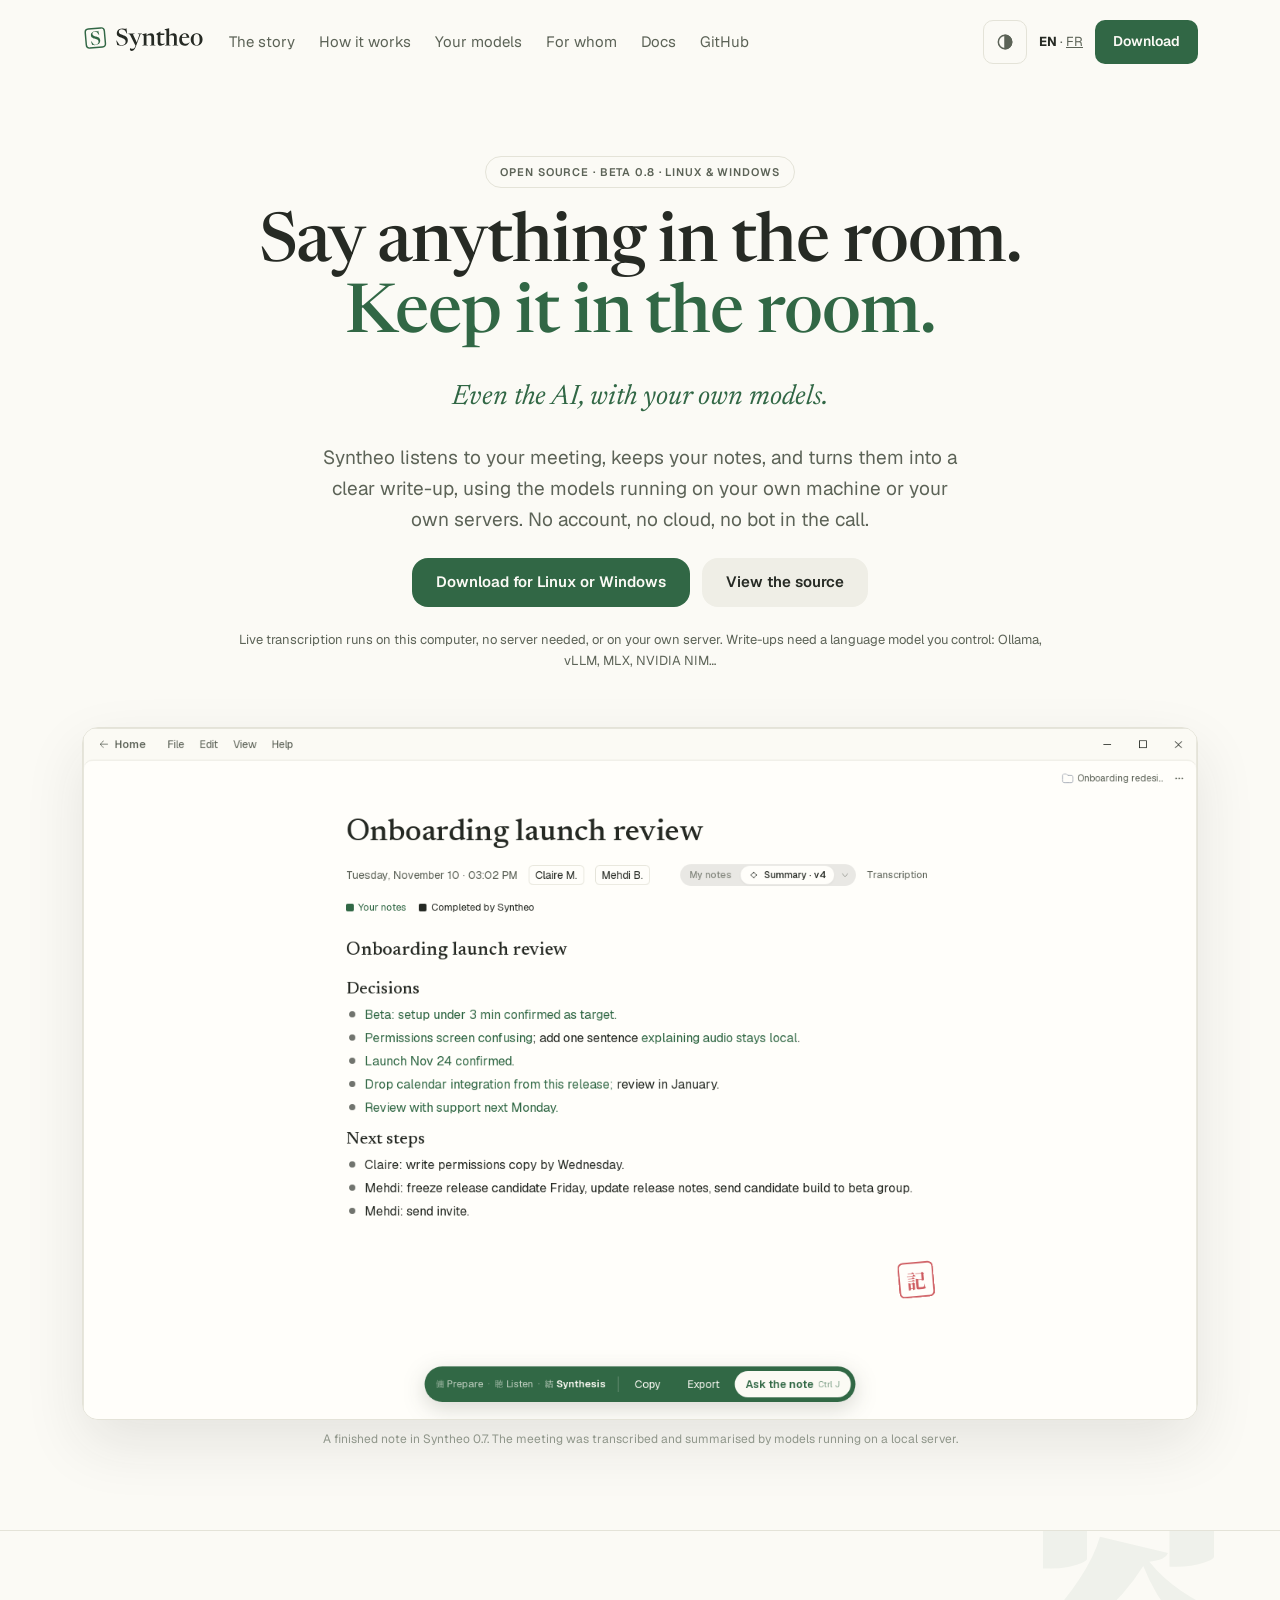
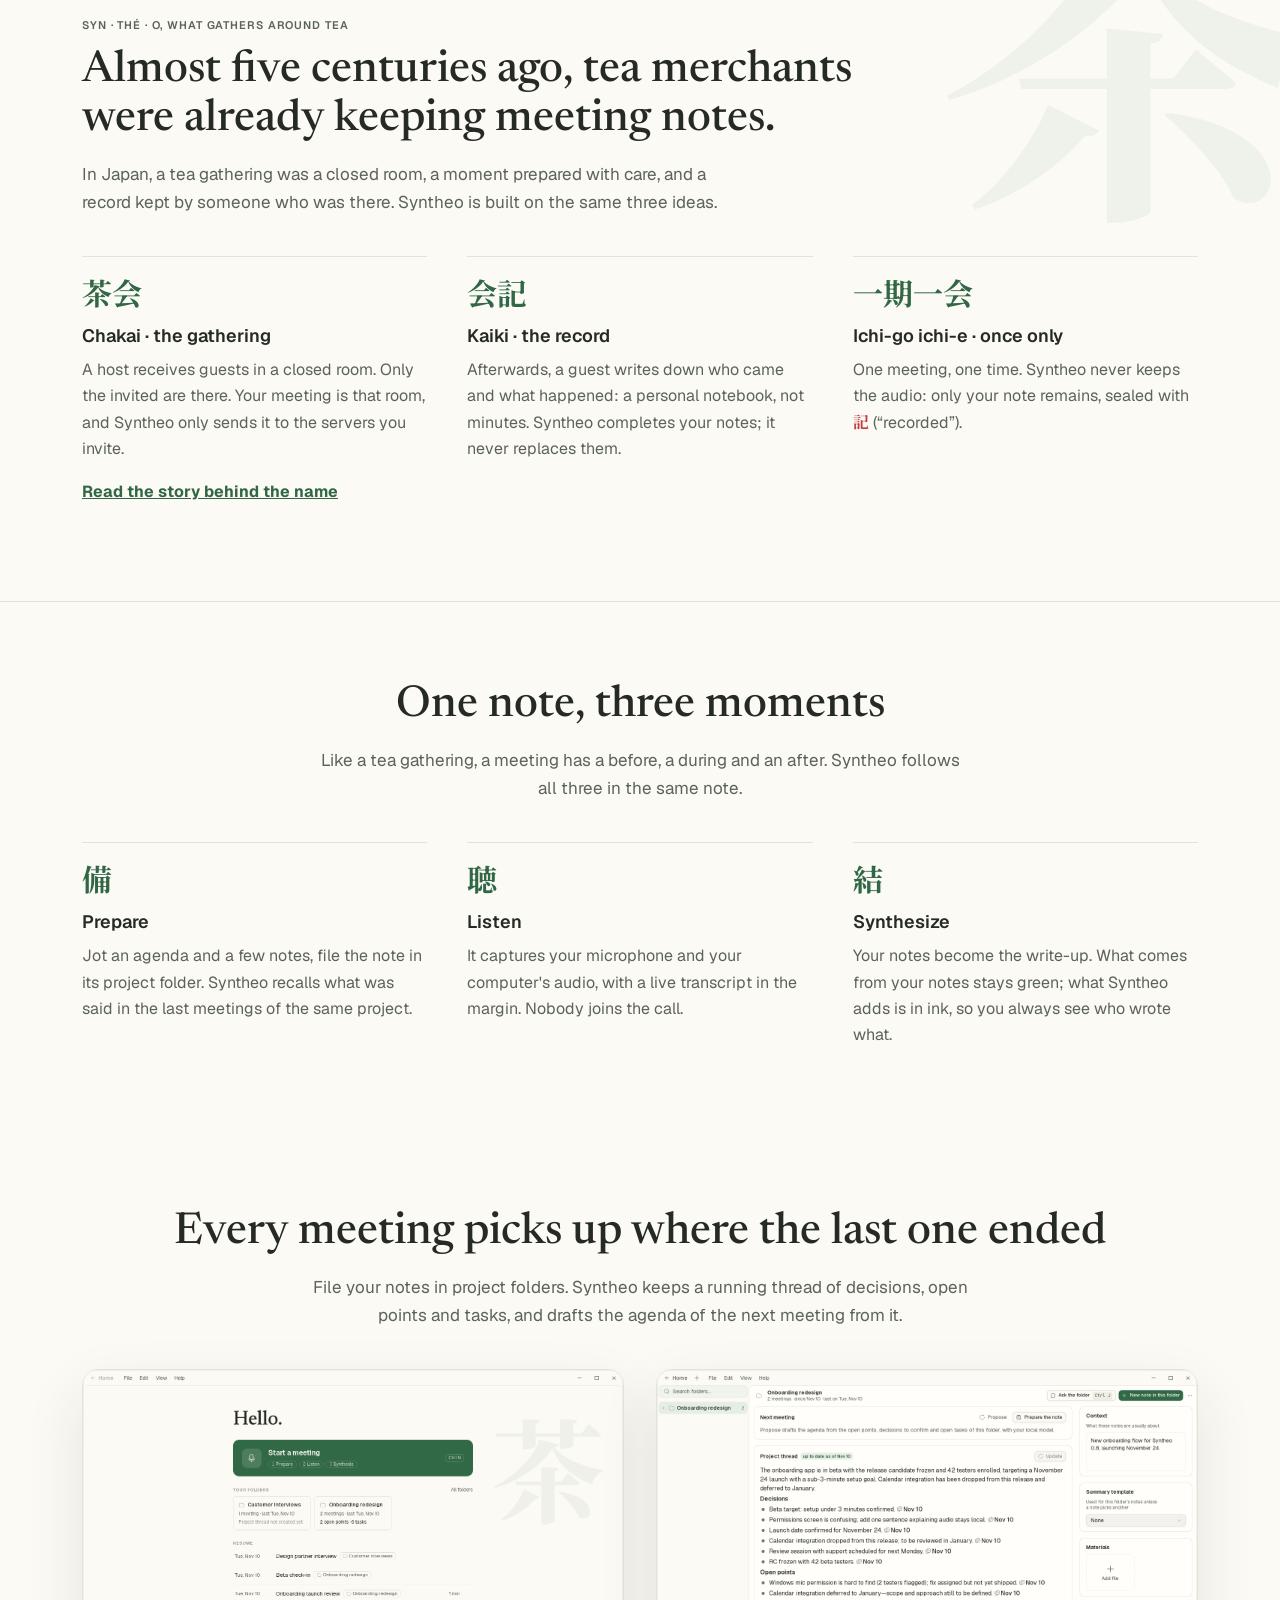
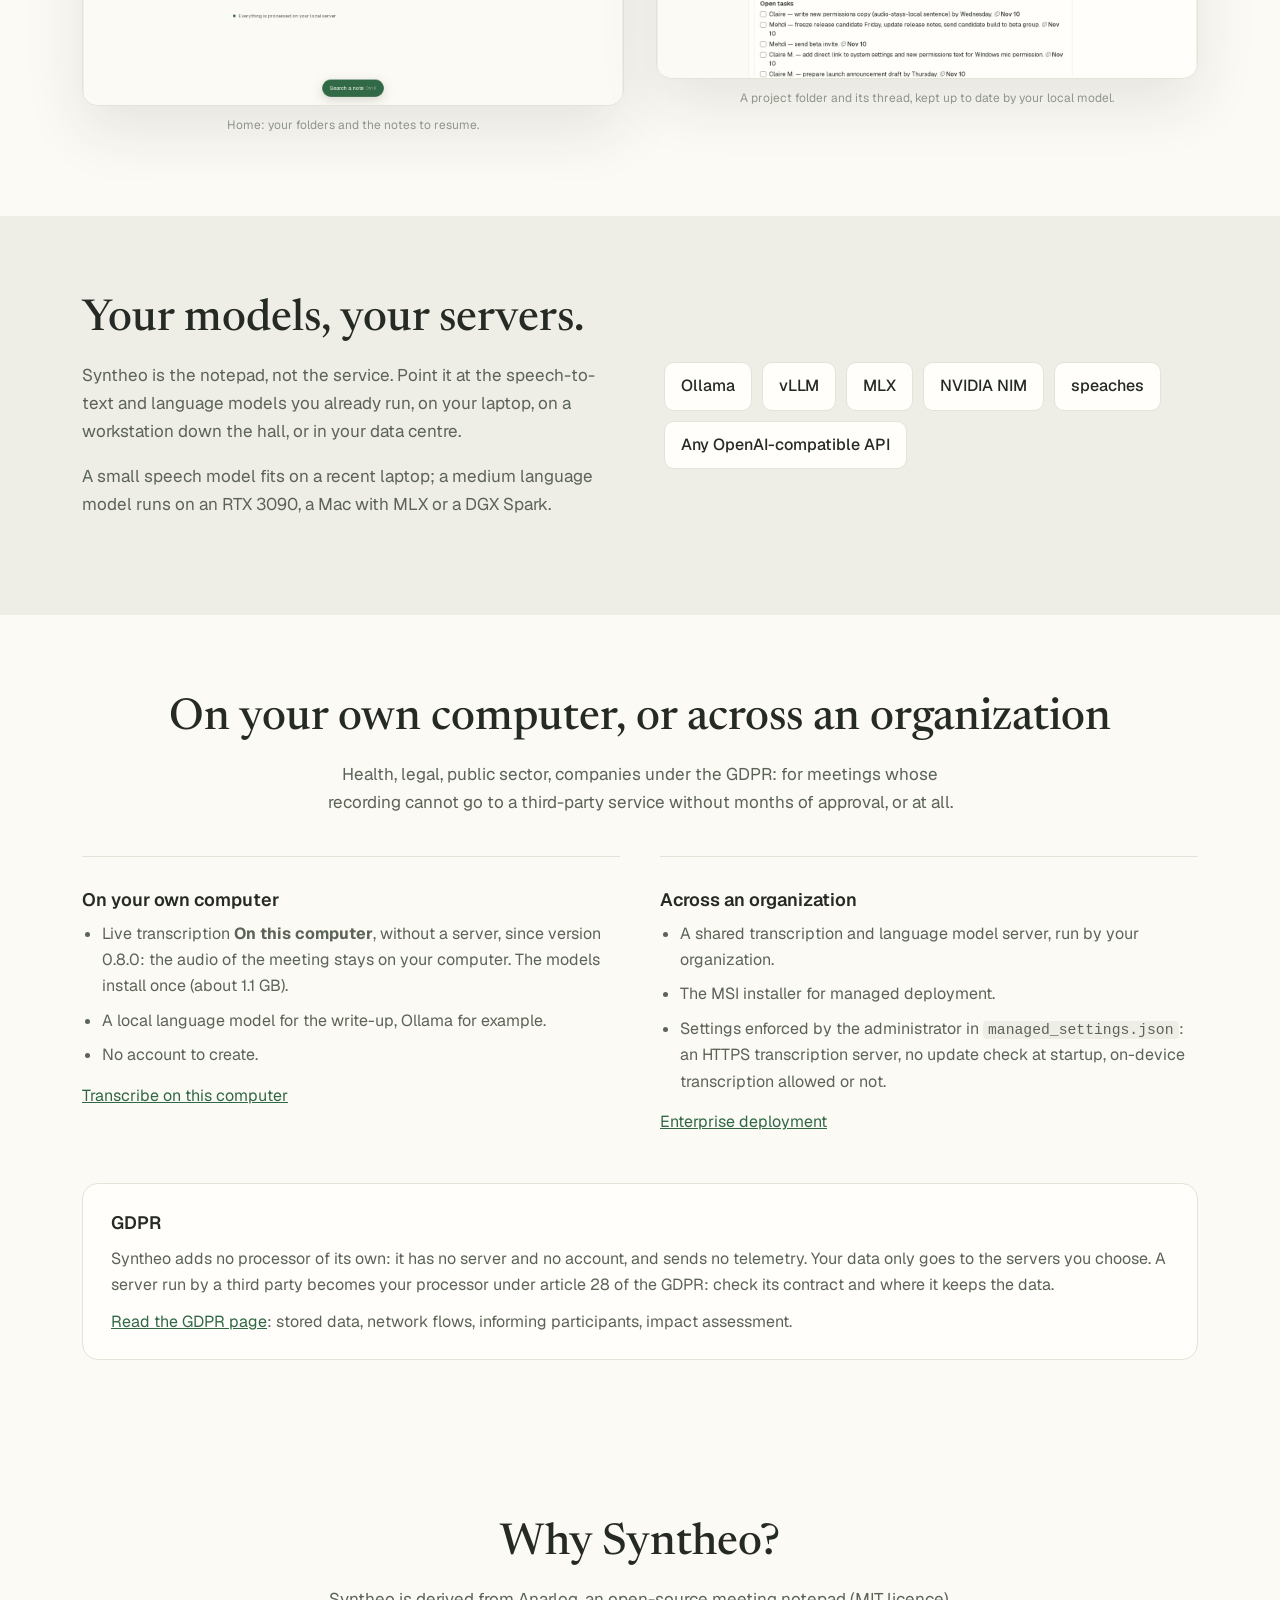
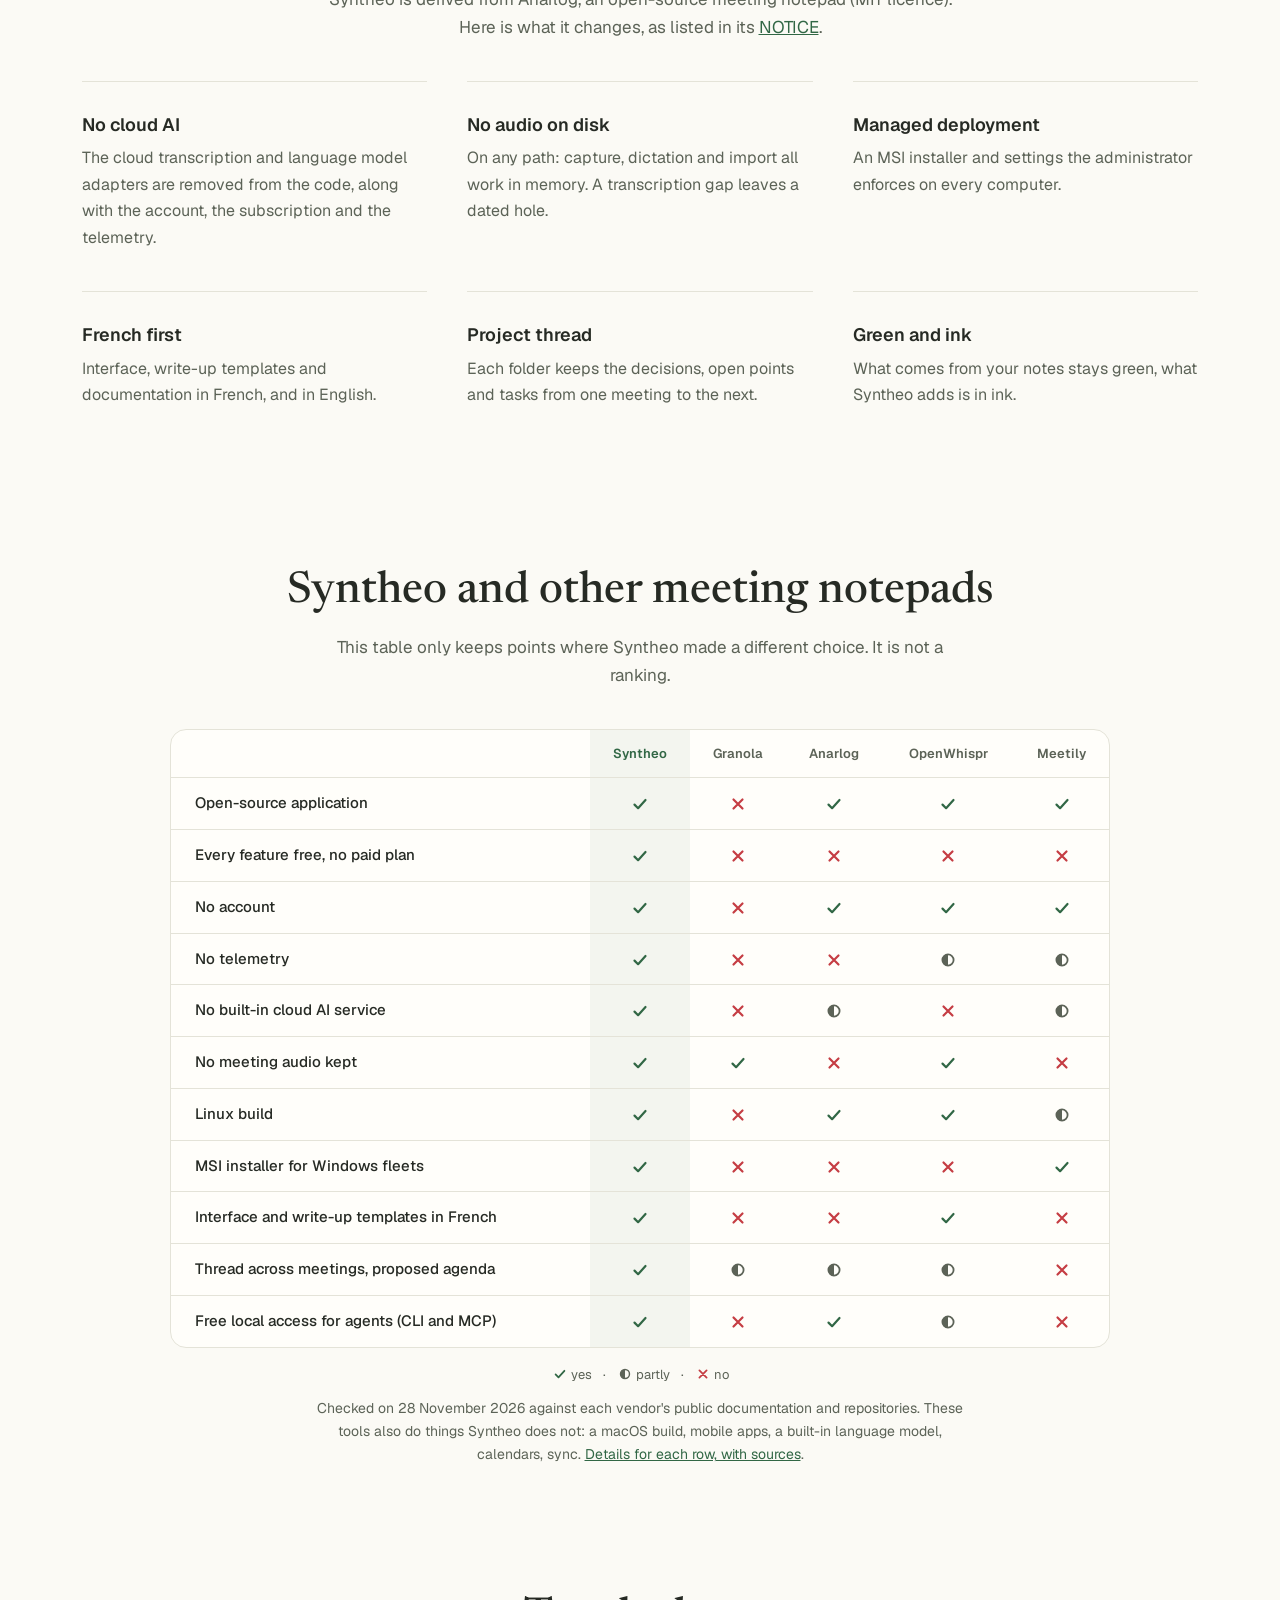
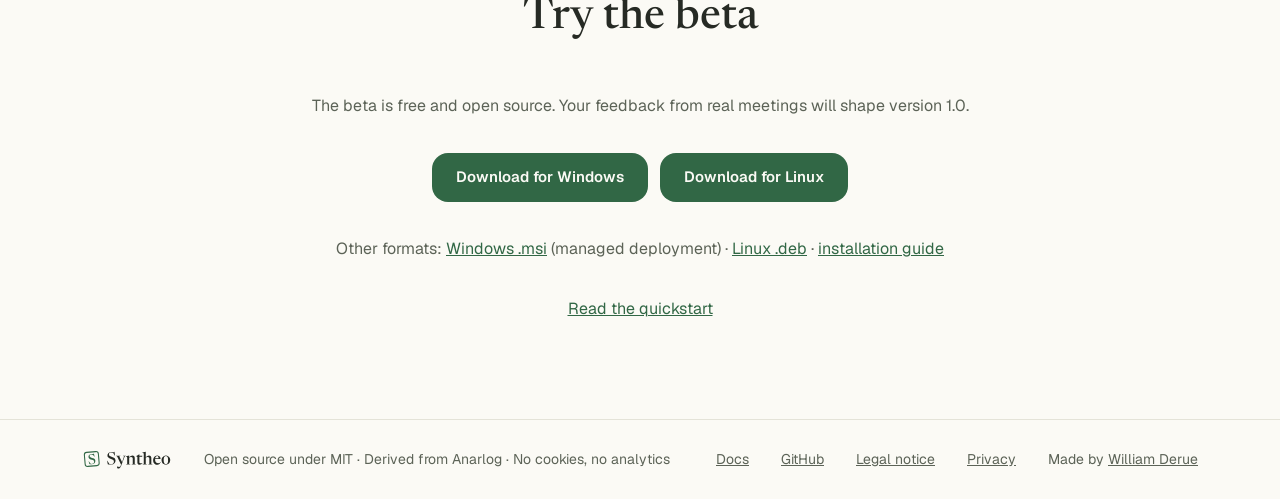
<file: index.html>
<!doctype html>
<html lang="en">
<head>
<meta charset="utf-8">
<meta name="viewport" content="width=device-width, initial-scale=1">
<title>Syntheo · Private AI meeting notes with your own models</title>
<meta name="description" content="Syntheo is an open-source meeting notepad that transcribes and writes up your meetings with the AI models you run yourself. No account, no cloud, no bot in the call. Linux and Windows.">
<link rel="canonical" href="https://syntheo.studio/">
<link rel="alternate" hreflang="en" href="https://syntheo.studio/">
<link rel="alternate" hreflang="fr" href="https://syntheo.studio/fr/">
<link rel="alternate" hreflang="x-default" href="https://syntheo.studio/">
<meta property="og:type" content="website">
<meta property="og:site_name" content="Syntheo">
<meta property="og:locale" content="en_US">
<meta property="og:locale:alternate" content="fr_FR">
<meta property="og:url" content="https://syntheo.studio/">
<meta property="og:title" content="Say anything in the room. Keep it in the room. Even the AI, with your own models.">
<meta property="og:description" content="Open-source meeting notes, transcribed and written up by the models you host. No account, no cloud, no bot in the call.">
<meta property="og:image" content="https://syntheo.studio/assets/img/og-en.png?v=2">
<meta property="og:image:width" content="1200">
<meta property="og:image:height" content="630">
<meta property="og:image:alt" content="Say anything in the room. Keep it in the room. Even the AI, with your own models.">
<meta name="twitter:card" content="summary_large_image">
<meta name="theme-color" content="#316745">
<link rel="icon" href="/assets/img/favicon.svg" type="image/svg+xml">
<link rel="stylesheet" href="/assets/fonts/fonts.css">
<link rel="stylesheet" href="/assets/css/site.css?v=5">
<script src="/assets/js/lang.js?v=3"></script>
<script src="/assets/js/theme.js?v=2"></script>
<script type="application/ld+json">
{
  "@context": "https://schema.org",
  "@type": "SoftwareApplication",
  "name": "Syntheo",
  "url": "https://syntheo.studio/",
  "description": "Open-source meeting notepad that transcribes and writes up meetings with self-hosted AI models.",
  "applicationCategory": "BusinessApplication",
  "operatingSystem": "Linux, Windows",
  "license": "https://opensource.org/licenses/MIT",
  "isAccessibleForFree": true,
  "offers": { "@type": "Offer", "price": "0", "priceCurrency": "EUR" },
  "softwareVersion": "0.8.1",
  "downloadUrl": "https://github.com/WillIsback/Syntheo/releases/latest",
  "codeRepository": "https://github.com/WillIsback/Syntheo",
  "author": { "@type": "Person", "name": "William Derue", "url": "https://www.willisback.fr/en/About" }
}
</script>
</head>
<body>
<a class="skip" href="#main">Skip to content</a>

<header class="wrap site-header">
  <a class="brand" href="/" aria-label="Syntheo, home">
    <img class="logo-light" src="/assets/img/logo-light.svg" alt="Syntheo" width="123" height="30">
    <img class="logo-dark" src="/assets/img/logo-dark.svg" alt="Syntheo" width="123" height="30">
  </a>
  <nav class="site-nav" aria-label="Main">
    <a href="#tea">The story</a>
    <a href="#how">How it works</a>
    <a href="#models">Your models</a>
    <a href="#who">For whom</a>
    <a href="https://docs.syntheo.studio">Docs</a>
    <a href="https://github.com/WillIsback/Syntheo">GitHub</a>
  </nav>
  <div class="header-actions">
    <button class="theme-toggle" type="button" data-label-auto="Theme: automatic (system). Switch to light" data-label-light="Theme: light. Switch to dark" data-label-dark="Theme: dark. Switch to automatic" aria-label="Theme: automatic (system). Switch to light" title="Theme: automatic (system). Switch to light">
      <svg class="i-auto" viewBox="0 0 24 24" fill="none" stroke="currentColor" stroke-width="1.8" stroke-linecap="round" stroke-linejoin="round" aria-hidden="true"><circle cx="12" cy="12" r="8"/><path d="M12 4a8 8 0 0 1 0 16z" fill="currentColor"/></svg>
      <svg class="i-sun" viewBox="0 0 24 24" fill="none" stroke="currentColor" stroke-width="1.8" stroke-linecap="round" stroke-linejoin="round" aria-hidden="true"><circle cx="12" cy="12" r="4"/><path d="M12 2v2M12 20v2M4.9 4.9l1.4 1.4M17.7 17.7l1.4 1.4M2 12h2M20 12h2M4.9 19.1l1.4-1.4M17.7 6.3l1.4-1.4"/></svg>
      <svg class="i-moon" viewBox="0 0 24 24" fill="none" stroke="currentColor" stroke-width="1.8" stroke-linecap="round" stroke-linejoin="round" aria-hidden="true"><path d="M20 14.5A8 8 0 1 1 9.5 4a6.5 6.5 0 0 0 10.5 10.5z"/></svg>
    </button>
    <span class="lang"><strong aria-current="true">EN</strong> · <a href="/fr/" hreflang="fr" lang="fr" data-lang="fr">FR</a></span>
    <a class="btn btn-primary btn-sm" href="#download">Download</a>
  </div>
</header>

<main id="main">
<section class="narrow hero">
  <span class="pill">Open source · Beta 0.8 · Linux &amp; Windows</span>
  <h1>Say anything in the room.<br> <span class="green">Keep it in the room.</span></h1>
  <p class="kicker">Even the AI, with your own models.</p>
  <p class="lead">Syntheo listens to your meeting, keeps your notes, and turns them into a clear write-up, using the models running on your own machine or your own servers. No account, no cloud, no bot in the call.</p>
  <div class="actions">
    <a class="btn btn-primary" href="#download">Download for Linux or Windows</a>
    <a class="btn btn-secondary" href="https://github.com/WillIsback/Syntheo">View the source</a>
  </div>
  <p class="prereq">Live transcription runs on this computer, no server needed, or on your own server. Write-ups need a language model you control: Ollama, vLLM, MLX, NVIDIA NIM…</p>
</section>

<section class="wrap preview" aria-label="Product preview">
  <figure class="shot">
    <img class="when-light" src="/assets/img/app-note-light.png" alt="A finished Syntheo note: decisions and next steps, with what came from your notes in green and what Syntheo completed in ink." width="1440" height="893">
    <img class="when-dark" src="/assets/img/app-note-dark.png" alt="A finished Syntheo note: decisions and next steps, with what came from your notes in green and what Syntheo completed in ink." width="1440" height="893">
  </figure>
  <p class="caption">A finished note in Syntheo 0.7. The meeting was transcribed and summarised by models running on a local server.</p>
</section>

<section id="tea" class="tea section" aria-labelledby="tea-title">
  <div class="watermark kanji" aria-hidden="true">茶</div>
  <div class="wrap">
    <span class="label">Syn · thé · o, what gathers around tea</span>
    <h2 id="tea-title" class="section-title">Almost five centuries ago, tea merchants were already keeping meeting notes.</h2>
    <p class="intro">In Japan, a tea gathering was a closed room, a moment prepared with care, and a record kept by someone who was there. Syntheo is built on the same three ideas.</p>
    <div class="grid-3">
      <div class="item">
        <div class="kanji" aria-hidden="true">茶会</div>
        <h3>Chakai · the gathering</h3>
        <p>A host receives guests in a closed room. Only the invited are there. Your meeting is that room, and Syntheo only sends it to the servers you invite.</p>
      </div>
      <div class="item">
        <div class="kanji" aria-hidden="true">会記</div>
        <h3>Kaiki · the record</h3>
        <p>Afterwards, a guest writes down who came and what happened: a personal notebook, not minutes. Syntheo completes your notes; it never replaces them.</p>
      </div>
      <div class="item">
        <div class="kanji" aria-hidden="true">一期一会</div>
        <h3>Ichi-go ichi-e · once only</h3>
        <p>One meeting, one time. Syntheo never keeps the audio: only your note remains, sealed with <span class="seal" aria-hidden="true">記</span> (“recorded”).</p>
      </div>
    </div>
    <p><a href="https://docs.syntheo.studio/philosophy"><strong>Read the story behind the name</strong></a></p>
  </div>
</section>

<section id="how" class="wrap section" aria-labelledby="how-title">
  <h2 id="how-title" class="section-title center">One note, three moments</h2>
  <p class="intro center">Like a tea gathering, a meeting has a before, a during and an after. Syntheo follows all three in the same note.</p>
  <div class="grid-3">
    <div class="item">
      <div class="kanji" aria-hidden="true">備</div>
      <h3>Prepare</h3>
      <p>Jot an agenda and a few notes, file the note in its project folder. Syntheo recalls what was said in the last meetings of the same project.</p>
    </div>
    <div class="item">
      <div class="kanji" aria-hidden="true">聴</div>
      <h3>Listen</h3>
      <p>It captures your microphone and your computer's audio, with a live transcript in the margin. Nobody joins the call.</p>
    </div>
    <div class="item">
      <div class="kanji" aria-hidden="true">結</div>
      <h3>Synthesize</h3>
      <p>Your notes become the write-up. What comes from your notes stays green; what Syntheo adds is in ink, so you always see who wrote what.</p>
    </div>
  </div>
</section>

<section id="folders" class="wrap section" aria-labelledby="folders-title">
  <h2 id="folders-title" class="section-title center">Every meeting picks up where the last one ended</h2>
  <p class="intro center">File your notes in project folders. Syntheo keeps a running thread of decisions, open points and tasks, and drafts the agenda of the next meeting from it.</p>
  <div class="shots-2">
    <figure>
      <div class="shot"><img src="/assets/img/app-home.png" alt="Syntheo home screen: start a meeting, your folders, and the notes to resume." width="1440" height="893" loading="lazy"></div>
      <figcaption class="caption">Home: your folders and the notes to resume.</figcaption>
    </figure>
    <figure>
      <div class="shot"><img src="/assets/img/app-folder.png" alt="A project folder in Syntheo: the project thread with decisions, open points and open tasks, each linked to its meeting." width="1440" height="822" loading="lazy"></div>
      <figcaption class="caption">A project folder and its thread, kept up to date by your local model.</figcaption>
    </figure>
  </div>
</section>

<section id="models" class="models section" aria-labelledby="models-title">
  <div class="wrap">
    <div class="text">
      <h2 id="models-title" class="section-title">Your models, your servers.</h2>
      <p>Syntheo is the notepad, not the service. Point it at the speech-to-text and language models you already run, on your laptop, on a workstation down the hall, or in your data centre.</p>
      <p>A small speech model fits on a recent laptop; a medium language model runs on an RTX 3090, a Mac with MLX or a DGX Spark.</p>
    </div>
    <ul class="chips" aria-label="Supported model servers">
      <li>Ollama</li><li>vLLM</li><li>MLX</li><li>NVIDIA NIM</li><li>speaches</li><li>Any OpenAI-compatible API</li>
    </ul>
  </div>
</section>

<section id="who" class="wrap section" aria-labelledby="who-title">
  <h2 id="who-title" class="section-title center">On your own computer, or across an organization</h2>
  <p class="intro center">Health, legal, public sector, companies under the GDPR: for meetings whose recording cannot go to a third-party service without months of approval, or at all.</p>
  <div class="grid-2">
    <div class="item">
      <h3>On your own computer</h3>
      <ul class="points">
        <li>Live transcription <strong>On this computer</strong>, without a server, since version 0.8.0: the audio of the meeting stays on your computer. The models install once (about 1.1&nbsp;GB).</li>
        <li>A local language model for the write-up, Ollama for example.</li>
        <li>No account to create.</li>
      </ul>
      <p><a href="https://docs.syntheo.studio/en/on-device-transcription">Transcribe on this computer</a></p>
    </div>
    <div class="item">
      <h3>Across an organization</h3>
      <ul class="points">
        <li>A shared transcription and language model server, run by your organization.</li>
        <li>The MSI installer for managed deployment.</li>
        <li>Settings enforced by the administrator in <code>managed_settings.json</code>: an HTTPS transcription server, no update check at startup, on-device transcription allowed or not.</li>
      </ul>
      <p><a href="https://docs.syntheo.studio/en/security#enterprise-deployment">Enterprise deployment</a></p>
    </div>
  </div>
  <div class="note-box">
    <h3>GDPR</h3>
    <p>Syntheo adds no processor of its own: it has no server and no account, and sends no telemetry. Your data only goes to the servers you choose. A server run by a third party becomes your processor under article 28 of the GDPR: check its contract and where it keeps the data.</p>
    <p><a href="https://docs.syntheo.studio/en/conformite/rgpd">Read the GDPR page</a>: stored data, network flows, informing participants, impact assessment.</p>
  </div>
</section>

<section id="why" class="wrap section" aria-labelledby="why-title">
  <h2 id="why-title" class="section-title center">Why Syntheo?</h2>
  <p class="intro center">Syntheo is derived from Anarlog, an open-source meeting notepad (MIT licence). Here is what it changes, as listed in its <a href="https://github.com/WillIsback/Syntheo/blob/main/NOTICE.md">NOTICE</a>.</p>
  <div class="grid-3">
    <div class="item"><h3>No cloud AI</h3><p>The cloud transcription and language model adapters are removed from the code, along with the account, the subscription and the telemetry.</p></div>
    <div class="item"><h3>No audio on disk</h3><p>On any path: capture, dictation and import all work in memory. A transcription gap leaves a dated hole.</p></div>
    <div class="item"><h3>Managed deployment</h3><p>An MSI installer and settings the administrator enforces on every computer.</p></div>
    <div class="item"><h3>French first</h3><p>Interface, write-up templates and documentation in French, and in English.</p></div>
    <div class="item"><h3>Project thread</h3><p>Each folder keeps the decisions, open points and tasks from one meeting to the next.</p></div>
    <div class="item"><h3>Green and ink</h3><p>What comes from your notes stays green, what Syntheo adds is in ink.</p></div>
  </div>
</section>

<section id="compare" class="wrap section" aria-labelledby="compare-title">
  <svg class="sprite" aria-hidden="true" focusable="false">
    <symbol id="m-yes" viewBox="0 0 20 20"><path d="M4.5 10.6l3.6 3.6 7.4-8.2" fill="none" stroke="currentColor" stroke-width="2.2" stroke-linecap="round" stroke-linejoin="round"/></symbol>
    <symbol id="m-no" viewBox="0 0 20 20"><path d="M5.5 5.5l9 9M14.5 5.5l-9 9" fill="none" stroke="currentColor" stroke-width="2.2" stroke-linecap="round"/></symbol>
    <symbol id="m-part" viewBox="0 0 20 20"><circle cx="10" cy="10" r="5.6" fill="none" stroke="currentColor" stroke-width="1.8"/><path d="M10 4.4a5.6 5.6 0 0 0 0 11.2z" fill="currentColor"/></symbol>
  </svg>
  <h2 id="compare-title" class="section-title center">Syntheo and other meeting notepads</h2>
  <p class="intro center">This table only keeps points where Syntheo made a different choice. It is not a ranking.</p>
  <div class="compare-scroll">
    <table class="compare" aria-labelledby="compare-title">
      <thead><tr><td></td><th scope="col" class="us"><span>Syntheo</span></th><th scope="col"><span>Granola</span></th><th scope="col"><span>Anarlog</span></th><th scope="col"><span>OpenWhispr</span></th><th scope="col"><span>Meetily</span></th></tr></thead>
      <tbody>
        <tr><th scope="row">Open-source application</th><td class="us"><svg class="mark mark-yes" viewBox="0 0 20 20" role="img" aria-label="Yes"><use href="#m-yes"/></svg></td><td><svg class="mark mark-no" viewBox="0 0 20 20" role="img" aria-label="No"><use href="#m-no"/></svg></td><td><svg class="mark mark-yes" viewBox="0 0 20 20" role="img" aria-label="Yes"><use href="#m-yes"/></svg></td><td><svg class="mark mark-yes" viewBox="0 0 20 20" role="img" aria-label="Yes"><use href="#m-yes"/></svg></td><td><svg class="mark mark-yes" viewBox="0 0 20 20" role="img" aria-label="Yes"><use href="#m-yes"/></svg></td></tr>
        <tr><th scope="row">Every feature free, no paid plan</th><td class="us"><svg class="mark mark-yes" viewBox="0 0 20 20" role="img" aria-label="Yes"><use href="#m-yes"/></svg></td><td><svg class="mark mark-no" viewBox="0 0 20 20" role="img" aria-label="No"><use href="#m-no"/></svg></td><td><svg class="mark mark-no" viewBox="0 0 20 20" role="img" aria-label="No"><use href="#m-no"/></svg></td><td><svg class="mark mark-no" viewBox="0 0 20 20" role="img" aria-label="No"><use href="#m-no"/></svg></td><td><svg class="mark mark-no" viewBox="0 0 20 20" role="img" aria-label="No"><use href="#m-no"/></svg></td></tr>
        <tr><th scope="row">No account</th><td class="us"><svg class="mark mark-yes" viewBox="0 0 20 20" role="img" aria-label="Yes"><use href="#m-yes"/></svg></td><td><svg class="mark mark-no" viewBox="0 0 20 20" role="img" aria-label="No"><use href="#m-no"/></svg></td><td><svg class="mark mark-yes" viewBox="0 0 20 20" role="img" aria-label="Yes"><use href="#m-yes"/></svg></td><td><svg class="mark mark-yes" viewBox="0 0 20 20" role="img" aria-label="Yes"><use href="#m-yes"/></svg></td><td><svg class="mark mark-yes" viewBox="0 0 20 20" role="img" aria-label="Yes"><use href="#m-yes"/></svg></td></tr>
        <tr><th scope="row">No telemetry</th><td class="us"><svg class="mark mark-yes" viewBox="0 0 20 20" role="img" aria-label="Yes"><use href="#m-yes"/></svg></td><td><svg class="mark mark-no" viewBox="0 0 20 20" role="img" aria-label="No"><use href="#m-no"/></svg></td><td><svg class="mark mark-no" viewBox="0 0 20 20" role="img" aria-label="No"><use href="#m-no"/></svg></td><td><svg class="mark mark-part" viewBox="0 0 20 20" role="img" aria-label="Partly"><use href="#m-part"/></svg></td><td><svg class="mark mark-part" viewBox="0 0 20 20" role="img" aria-label="Partly"><use href="#m-part"/></svg></td></tr>
        <tr><th scope="row">No built-in cloud AI service</th><td class="us"><svg class="mark mark-yes" viewBox="0 0 20 20" role="img" aria-label="Yes"><use href="#m-yes"/></svg></td><td><svg class="mark mark-no" viewBox="0 0 20 20" role="img" aria-label="No"><use href="#m-no"/></svg></td><td><svg class="mark mark-part" viewBox="0 0 20 20" role="img" aria-label="Partly"><use href="#m-part"/></svg></td><td><svg class="mark mark-no" viewBox="0 0 20 20" role="img" aria-label="No"><use href="#m-no"/></svg></td><td><svg class="mark mark-part" viewBox="0 0 20 20" role="img" aria-label="Partly"><use href="#m-part"/></svg></td></tr>
        <tr><th scope="row">No meeting audio kept</th><td class="us"><svg class="mark mark-yes" viewBox="0 0 20 20" role="img" aria-label="Yes"><use href="#m-yes"/></svg></td><td><svg class="mark mark-yes" viewBox="0 0 20 20" role="img" aria-label="Yes"><use href="#m-yes"/></svg></td><td><svg class="mark mark-no" viewBox="0 0 20 20" role="img" aria-label="No"><use href="#m-no"/></svg></td><td><svg class="mark mark-yes" viewBox="0 0 20 20" role="img" aria-label="Yes"><use href="#m-yes"/></svg></td><td><svg class="mark mark-no" viewBox="0 0 20 20" role="img" aria-label="No"><use href="#m-no"/></svg></td></tr>
        <tr><th scope="row">Linux build</th><td class="us"><svg class="mark mark-yes" viewBox="0 0 20 20" role="img" aria-label="Yes"><use href="#m-yes"/></svg></td><td><svg class="mark mark-no" viewBox="0 0 20 20" role="img" aria-label="No"><use href="#m-no"/></svg></td><td><svg class="mark mark-yes" viewBox="0 0 20 20" role="img" aria-label="Yes"><use href="#m-yes"/></svg></td><td><svg class="mark mark-yes" viewBox="0 0 20 20" role="img" aria-label="Yes"><use href="#m-yes"/></svg></td><td><svg class="mark mark-part" viewBox="0 0 20 20" role="img" aria-label="Partly"><use href="#m-part"/></svg></td></tr>
        <tr><th scope="row">MSI installer for Windows fleets</th><td class="us"><svg class="mark mark-yes" viewBox="0 0 20 20" role="img" aria-label="Yes"><use href="#m-yes"/></svg></td><td><svg class="mark mark-no" viewBox="0 0 20 20" role="img" aria-label="No"><use href="#m-no"/></svg></td><td><svg class="mark mark-no" viewBox="0 0 20 20" role="img" aria-label="No"><use href="#m-no"/></svg></td><td><svg class="mark mark-no" viewBox="0 0 20 20" role="img" aria-label="No"><use href="#m-no"/></svg></td><td><svg class="mark mark-yes" viewBox="0 0 20 20" role="img" aria-label="Yes"><use href="#m-yes"/></svg></td></tr>
        <tr><th scope="row">Interface and write-up templates in French</th><td class="us"><svg class="mark mark-yes" viewBox="0 0 20 20" role="img" aria-label="Yes"><use href="#m-yes"/></svg></td><td><svg class="mark mark-no" viewBox="0 0 20 20" role="img" aria-label="No"><use href="#m-no"/></svg></td><td><svg class="mark mark-no" viewBox="0 0 20 20" role="img" aria-label="No"><use href="#m-no"/></svg></td><td><svg class="mark mark-yes" viewBox="0 0 20 20" role="img" aria-label="Yes"><use href="#m-yes"/></svg></td><td><svg class="mark mark-no" viewBox="0 0 20 20" role="img" aria-label="No"><use href="#m-no"/></svg></td></tr>
        <tr><th scope="row">Thread across meetings, proposed agenda</th><td class="us"><svg class="mark mark-yes" viewBox="0 0 20 20" role="img" aria-label="Yes"><use href="#m-yes"/></svg></td><td><svg class="mark mark-part" viewBox="0 0 20 20" role="img" aria-label="Partly"><use href="#m-part"/></svg></td><td><svg class="mark mark-part" viewBox="0 0 20 20" role="img" aria-label="Partly"><use href="#m-part"/></svg></td><td><svg class="mark mark-part" viewBox="0 0 20 20" role="img" aria-label="Partly"><use href="#m-part"/></svg></td><td><svg class="mark mark-no" viewBox="0 0 20 20" role="img" aria-label="No"><use href="#m-no"/></svg></td></tr>
        <tr><th scope="row">Free local access for agents (CLI and MCP)</th><td class="us"><svg class="mark mark-yes" viewBox="0 0 20 20" role="img" aria-label="Yes"><use href="#m-yes"/></svg></td><td><svg class="mark mark-no" viewBox="0 0 20 20" role="img" aria-label="No"><use href="#m-no"/></svg></td><td><svg class="mark mark-yes" viewBox="0 0 20 20" role="img" aria-label="Yes"><use href="#m-yes"/></svg></td><td><svg class="mark mark-part" viewBox="0 0 20 20" role="img" aria-label="Partly"><use href="#m-part"/></svg></td><td><svg class="mark mark-no" viewBox="0 0 20 20" role="img" aria-label="No"><use href="#m-no"/></svg></td></tr>
      </tbody>
    </table>
  </div>
  <p class="compare-legend"><svg class="mark mark-yes" viewBox="0 0 20 20" aria-hidden="true"><use href="#m-yes"/></svg> yes <span aria-hidden="true">·</span> <svg class="mark mark-part" viewBox="0 0 20 20" aria-hidden="true"><use href="#m-part"/></svg> partly <span aria-hidden="true">·</span> <svg class="mark mark-no" viewBox="0 0 20 20" aria-hidden="true"><use href="#m-no"/></svg> no</p>
  <p class="compare-note">Checked on 28&nbsp;November&nbsp;2026 against each vendor's public documentation and repositories. These tools also do things Syntheo does not: a macOS build, mobile apps, a built-in language model, calendars, sync. <a href="https://github.com/WillIsback/Syntheo/blob/main/README.md#syntheo-and-other-meeting-notepads">Details for each row, with sources</a>.</p>
</section>

<section id="download" class="narrow download" aria-labelledby="download-title">
  <h2 id="download-title" class="section-title">Try the beta</h2>
  <p class="muted">The beta is free and open source. Your feedback from real meetings will shape version 1.0.</p>
  <div class="actions">
    <a class="btn btn-primary" href="https://github.com/WillIsback/Syntheo/releases/latest/download/Syntheo-windows-x64-setup.exe">Download for Windows</a>
    <a class="btn btn-primary" href="https://github.com/WillIsback/Syntheo/releases/latest/download/Syntheo-linux-x86_64.AppImage">Download for Linux</a>
  </div>
  <p class="muted">Other formats: <a href="https://github.com/WillIsback/Syntheo/releases/latest/download/Syntheo-windows-x64.msi">Windows .msi</a> (managed deployment) · <a href="https://github.com/WillIsback/Syntheo/releases/latest/download/Syntheo-linux-amd64.deb">Linux .deb</a> · <a href="https://docs.syntheo.studio/en/desktop-installation">installation guide</a></p>
  <a href="https://docs.syntheo.studio/quickstart">Read the quickstart</a>
</section>
</main>

<footer class="site-footer">
  <div class="wrap">
    <img class="logo-light" src="/assets/img/logo-light.svg" alt="Syntheo" width="90" height="22">
    <img class="logo-dark" src="/assets/img/logo-dark.svg" alt="Syntheo" width="90" height="22">
    <span class="grow">Open source under MIT · Derived from Anarlog · No cookies, no analytics</span>
    <a href="https://docs.syntheo.studio">Docs</a>
    <a href="https://github.com/WillIsback/Syntheo">GitHub</a>
    <a href="/legal/">Legal notice</a>
    <a href="/privacy/">Privacy</a>
    <span>Made by <a href="https://www.willisback.fr/en/About">William Derue</a></span>
  </div>
</footer>
</body>
</html>
</file>
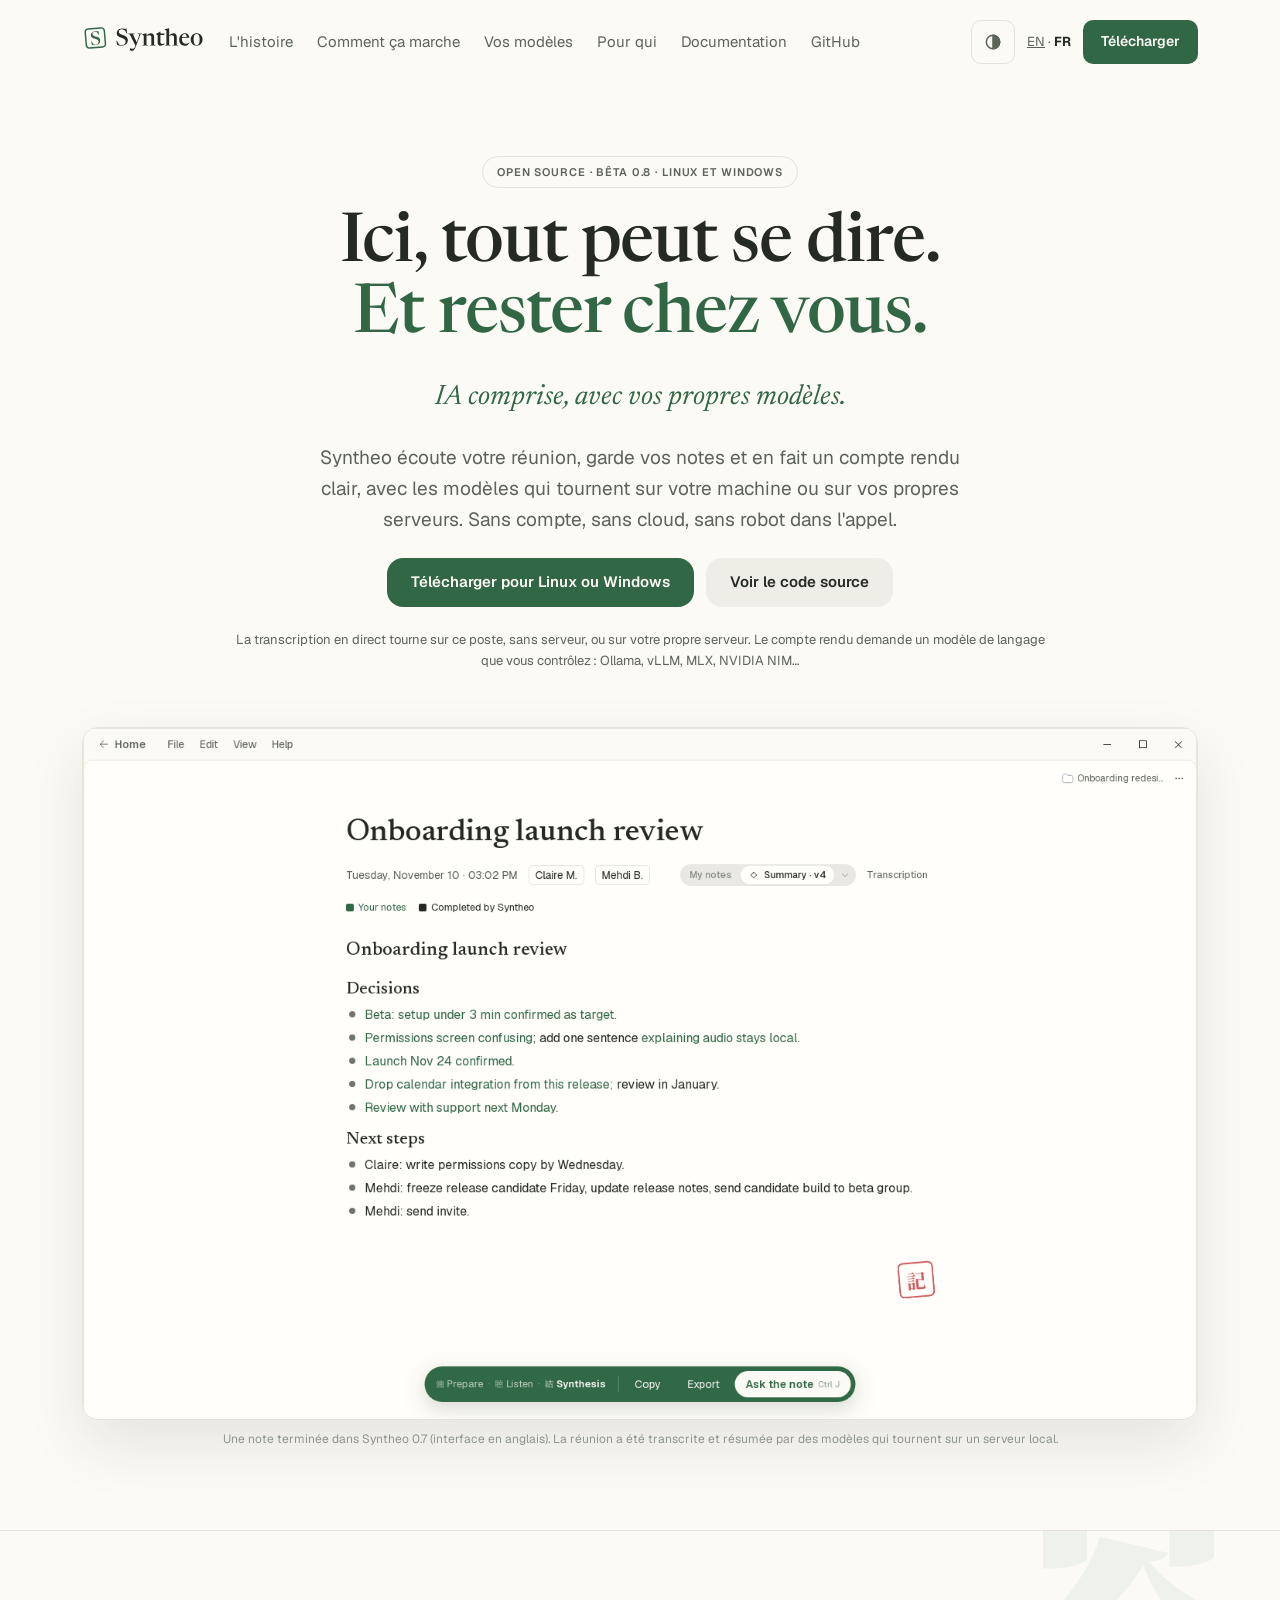
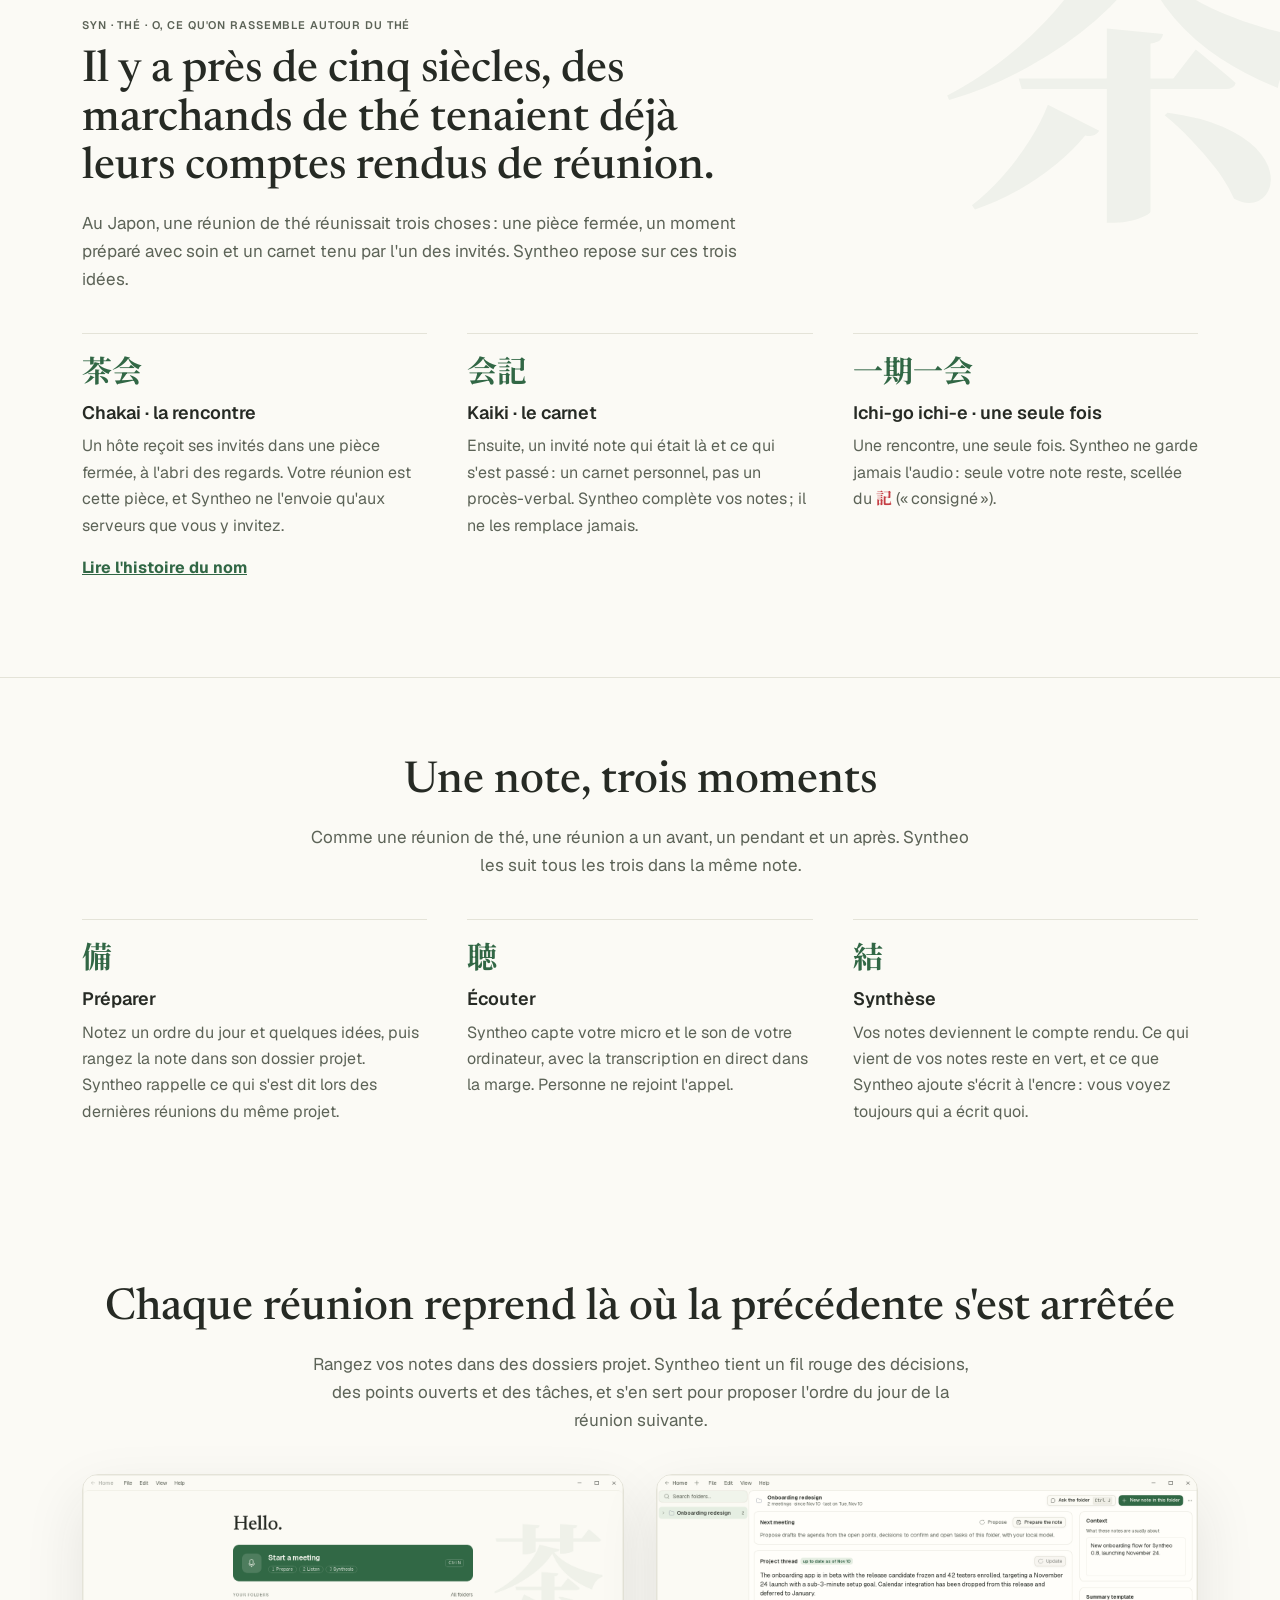
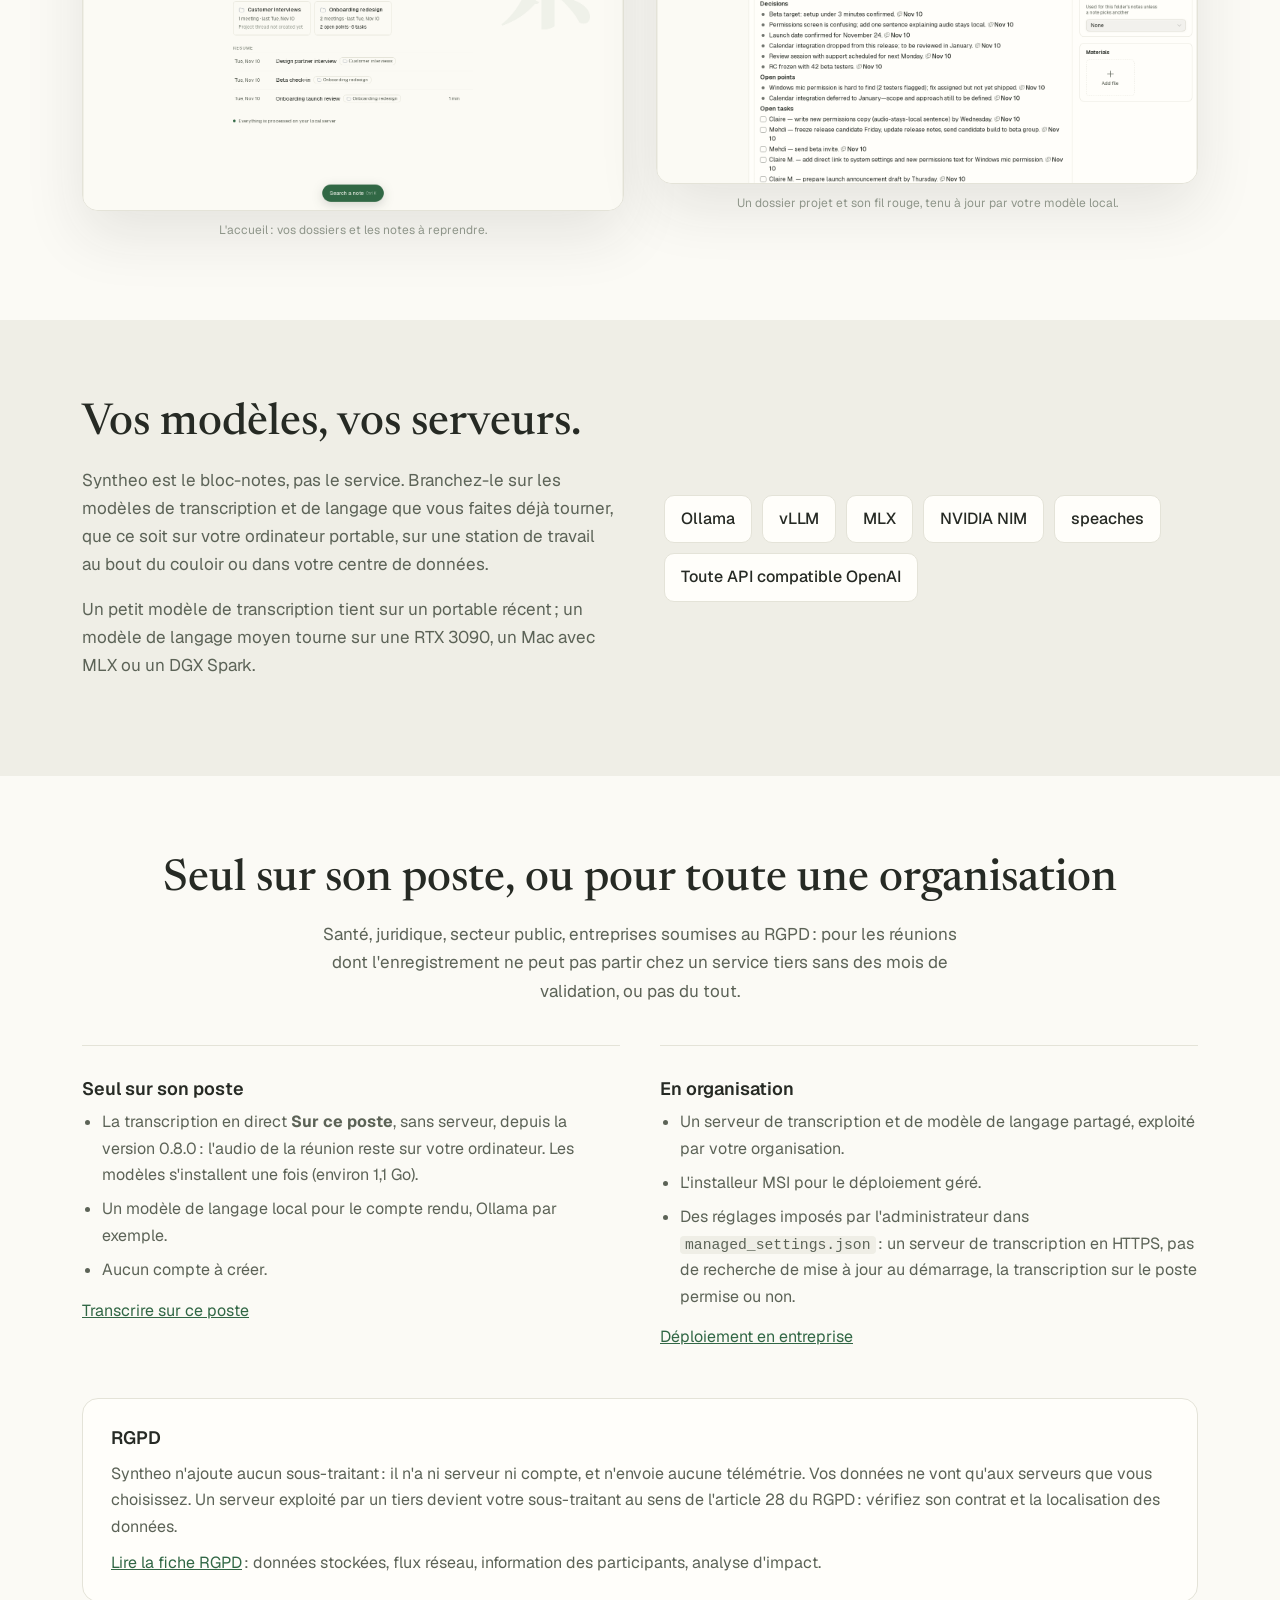
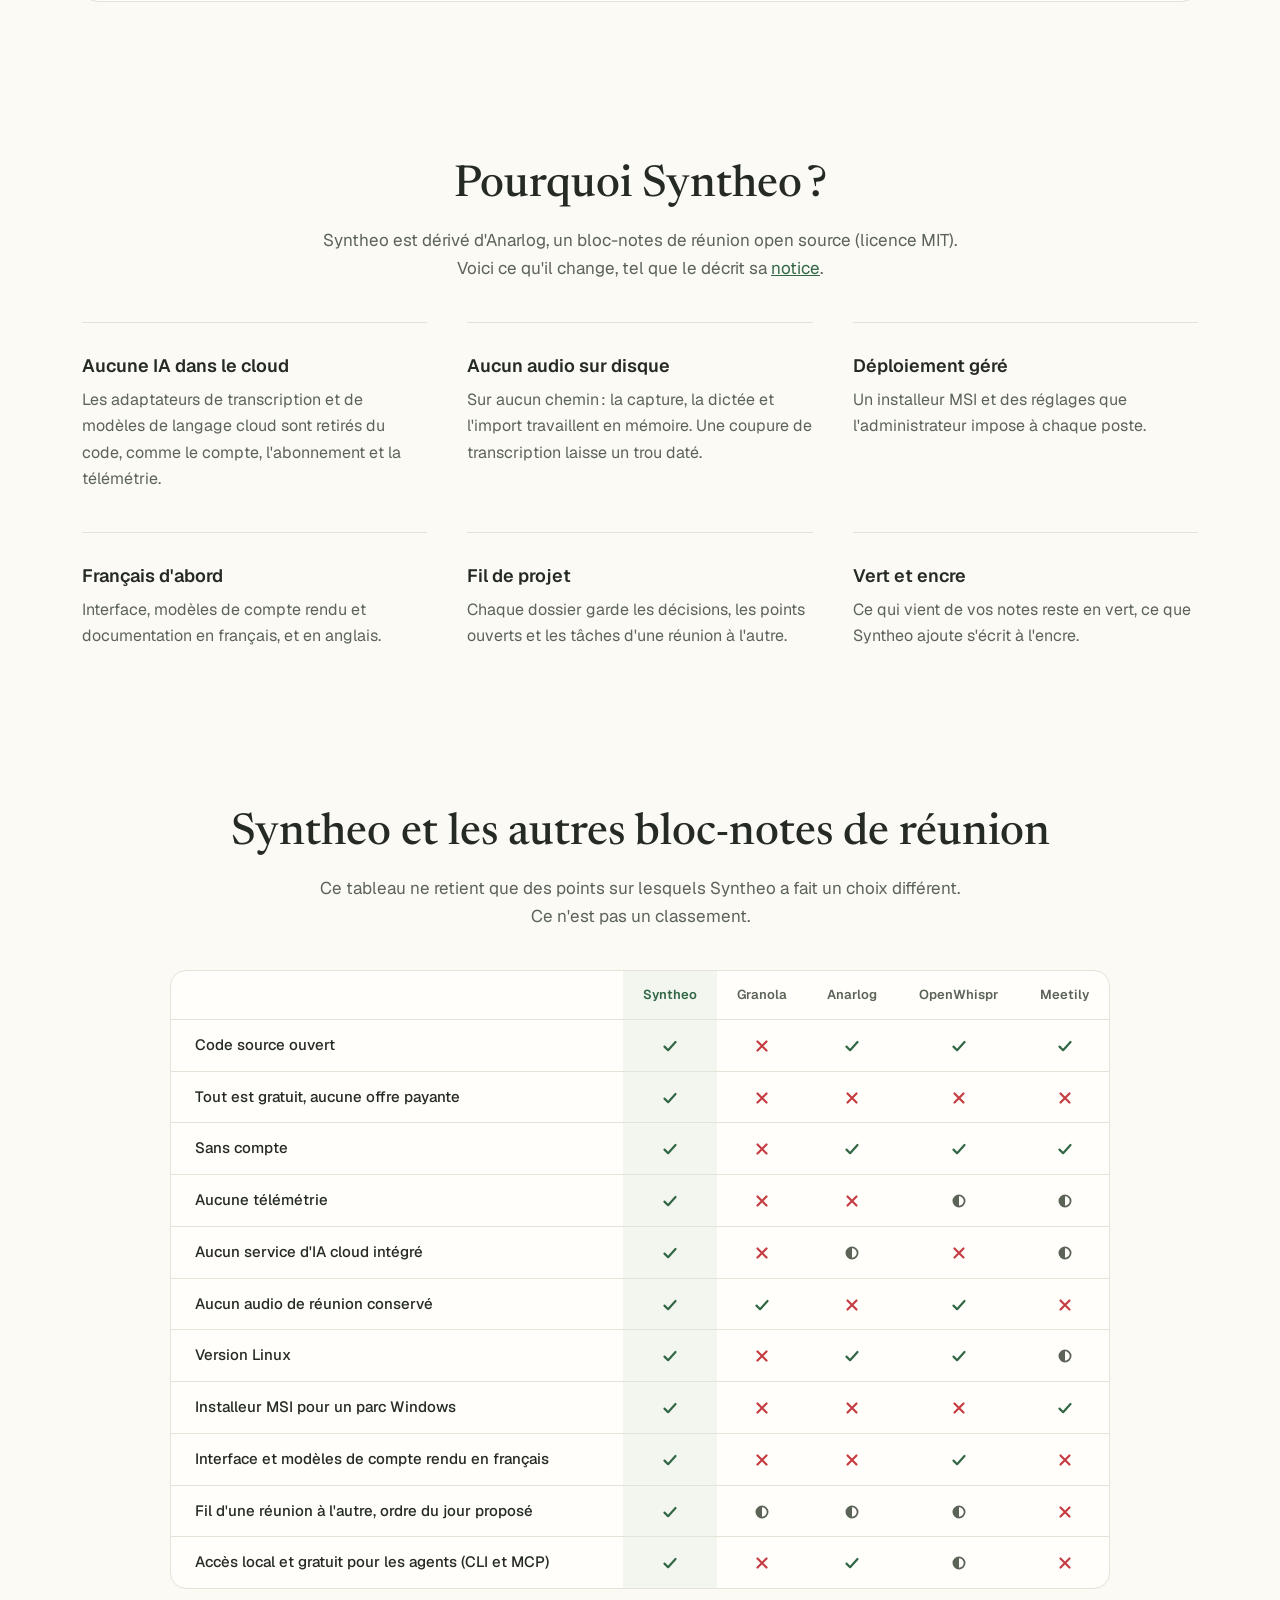
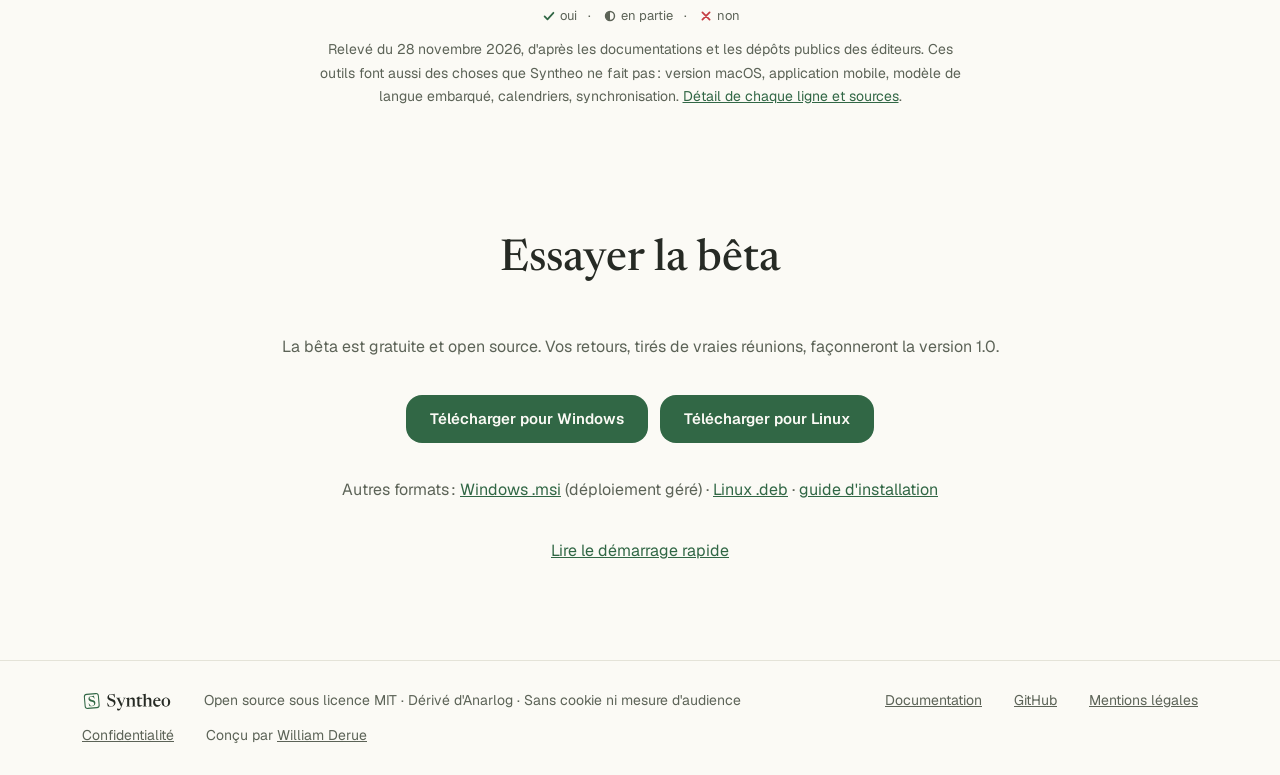
<file: fr/index.html>
<!doctype html>
<html lang="fr">
<head>
<meta charset="utf-8">
<meta name="viewport" content="width=device-width, initial-scale=1">
<title>Syntheo · Le bloc-notes de réunion par IA, avec vos propres modèles</title>
<meta name="description" content="Syntheo est un bloc-notes de réunion open source : il transcrit et rédige le compte rendu avec les modèles d'IA que vous hébergez. Sans compte, sans cloud, sans robot dans l'appel. Linux et Windows.">
<link rel="canonical" href="https://syntheo.studio/fr/">
<link rel="alternate" hreflang="en" href="https://syntheo.studio/">
<link rel="alternate" hreflang="fr" href="https://syntheo.studio/fr/">
<link rel="alternate" hreflang="x-default" href="https://syntheo.studio/">
<meta property="og:type" content="website">
<meta property="og:site_name" content="Syntheo">
<meta property="og:locale" content="fr_FR">
<meta property="og:locale:alternate" content="en_US">
<meta property="og:url" content="https://syntheo.studio/fr/">
<meta property="og:title" content="Ici, tout peut se dire. Et rester chez vous. IA comprise, avec vos propres modèles.">
<meta property="og:description" content="Des comptes rendus de réunion open source, transcrits et rédigés par les modèles que vous hébergez. Sans compte, sans cloud, sans robot dans l'appel.">
<meta property="og:image" content="https://syntheo.studio/assets/img/og-fr.png?v=2">
<meta property="og:image:width" content="1200">
<meta property="og:image:height" content="630">
<meta property="og:image:alt" content="Ici, tout peut se dire. Et rester chez vous. IA comprise, avec vos propres modèles.">
<meta name="twitter:card" content="summary_large_image">
<meta name="theme-color" content="#316745">
<link rel="icon" href="/assets/img/favicon.svg" type="image/svg+xml">
<link rel="stylesheet" href="/assets/fonts/fonts.css">
<link rel="stylesheet" href="/assets/css/site.css?v=5">
<script src="/assets/js/lang.js?v=3"></script>
<script src="/assets/js/theme.js?v=2"></script>
<script type="application/ld+json">
{
  "@context": "https://schema.org",
  "@type": "SoftwareApplication",
  "name": "Syntheo",
  "url": "https://syntheo.studio/fr/",
  "inLanguage": "fr",
  "description": "Bloc-notes de réunion open source qui transcrit et rédige les comptes rendus avec des modèles d'IA auto-hébergés.",
  "applicationCategory": "BusinessApplication",
  "operatingSystem": "Linux, Windows",
  "license": "https://opensource.org/licenses/MIT",
  "isAccessibleForFree": true,
  "offers": { "@type": "Offer", "price": "0", "priceCurrency": "EUR" },
  "softwareVersion": "0.8.1",
  "downloadUrl": "https://github.com/WillIsback/Syntheo/releases/latest",
  "codeRepository": "https://github.com/WillIsback/Syntheo",
  "author": { "@type": "Person", "name": "William Derue", "url": "https://www.willisback.fr/About" }
}
</script>
</head>
<body>
<a class="skip" href="#main">Aller au contenu</a>

<header class="wrap site-header">
  <a class="brand" href="/fr/" aria-label="Syntheo, accueil">
    <img class="logo-light" src="/assets/img/logo-light.svg" alt="Syntheo" width="123" height="30">
    <img class="logo-dark" src="/assets/img/logo-dark.svg" alt="Syntheo" width="123" height="30">
  </a>
  <nav class="site-nav" aria-label="Navigation principale">
    <a href="#tea">L'histoire</a>
    <a href="#how">Comment ça marche</a>
    <a href="#models">Vos modèles</a>
    <a href="#who">Pour qui</a>
    <a href="https://docs.syntheo.studio">Documentation</a>
    <a href="https://github.com/WillIsback/Syntheo">GitHub</a>
  </nav>
  <div class="header-actions">
    <button class="theme-toggle" type="button" data-label-auto="Thème : automatique (système). Passer en clair" data-label-light="Thème : clair. Passer en sombre" data-label-dark="Thème : sombre. Passer en automatique" aria-label="Thème : automatique (système). Passer en clair" title="Thème : automatique (système). Passer en clair">
      <svg class="i-auto" viewBox="0 0 24 24" fill="none" stroke="currentColor" stroke-width="1.8" stroke-linecap="round" stroke-linejoin="round" aria-hidden="true"><circle cx="12" cy="12" r="8"/><path d="M12 4a8 8 0 0 1 0 16z" fill="currentColor"/></svg>
      <svg class="i-sun" viewBox="0 0 24 24" fill="none" stroke="currentColor" stroke-width="1.8" stroke-linecap="round" stroke-linejoin="round" aria-hidden="true"><circle cx="12" cy="12" r="4"/><path d="M12 2v2M12 20v2M4.9 4.9l1.4 1.4M17.7 17.7l1.4 1.4M2 12h2M20 12h2M4.9 19.1l1.4-1.4M17.7 6.3l1.4-1.4"/></svg>
      <svg class="i-moon" viewBox="0 0 24 24" fill="none" stroke="currentColor" stroke-width="1.8" stroke-linecap="round" stroke-linejoin="round" aria-hidden="true"><path d="M20 14.5A8 8 0 1 1 9.5 4a6.5 6.5 0 0 0 10.5 10.5z"/></svg>
    </button>
    <span class="lang"><a href="/" hreflang="en" lang="en" data-lang="en">EN</a> · <strong aria-current="true">FR</strong></span>
    <a class="btn btn-primary btn-sm" href="#download">Télécharger</a>
  </div>
</header>

<main id="main">
<section class="narrow hero">
  <span class="pill">Open source · Bêta 0.8 · Linux et Windows</span>
  <h1>Ici, tout peut se dire.<br> <span class="green">Et rester chez vous.</span></h1>
  <p class="kicker">IA comprise, avec vos propres modèles.</p>
  <p class="lead">Syntheo écoute votre réunion, garde vos notes et en fait un compte rendu clair, avec les modèles qui tournent sur votre machine ou sur vos propres serveurs. Sans compte, sans cloud, sans robot dans l'appel.</p>
  <div class="actions">
    <a class="btn btn-primary" href="#download">Télécharger pour Linux ou Windows</a>
    <a class="btn btn-secondary" href="https://github.com/WillIsback/Syntheo">Voir le code source</a>
  </div>
  <p class="prereq">La transcription en direct tourne sur ce poste, sans serveur, ou sur votre propre serveur. Le compte rendu demande un modèle de langage que vous contrôlez&#8239;: Ollama, vLLM, MLX, NVIDIA NIM…</p>
</section>

<section class="wrap preview" aria-label="Aperçu de l'application">
  <figure class="shot">
    <img class="when-light" src="/assets/img/app-note-light.png" alt="Une note Syntheo terminée&#8239;: décisions et prochaines étapes, avec en vert ce qui vient de vos notes et à l'encre ce que Syntheo a complété." width="1440" height="893">
    <img class="when-dark" src="/assets/img/app-note-dark.png" alt="Une note Syntheo terminée&#8239;: décisions et prochaines étapes, avec en vert ce qui vient de vos notes et à l'encre ce que Syntheo a complété." width="1440" height="893">
  </figure>
  <p class="caption">Une note terminée dans Syntheo 0.7 (interface en anglais). La réunion a été transcrite et résumée par des modèles qui tournent sur un serveur local.</p>
</section>

<section id="tea" class="tea section" aria-labelledby="tea-title">
  <div class="watermark kanji" aria-hidden="true">茶</div>
  <div class="wrap">
    <span class="label">Syn · thé · o, ce qu'on rassemble autour du thé</span>
    <h2 id="tea-title" class="section-title">Il y a près de cinq siècles, des marchands de thé tenaient déjà leurs comptes rendus de réunion.</h2>
    <p class="intro">Au Japon, une réunion de thé réunissait trois choses&#8239;: une pièce fermée, un moment préparé avec soin et un carnet tenu par l'un des invités. Syntheo repose sur ces trois idées.</p>
    <div class="grid-3">
      <div class="item">
        <div class="kanji" aria-hidden="true">茶会</div>
        <h3>Chakai · la rencontre</h3>
        <p>Un hôte reçoit ses invités dans une pièce fermée, à l'abri des regards. Votre réunion est cette pièce, et Syntheo ne l'envoie qu'aux serveurs que vous y invitez.</p>
      </div>
      <div class="item">
        <div class="kanji" aria-hidden="true">会記</div>
        <h3>Kaiki · le carnet</h3>
        <p>Ensuite, un invité note qui était là et ce qui s'est passé&#8239;: un carnet personnel, pas un procès-verbal. Syntheo complète vos notes&#8239;; il ne les remplace jamais.</p>
      </div>
      <div class="item">
        <div class="kanji" aria-hidden="true">一期一会</div>
        <h3>Ichi-go ichi-e · une seule fois</h3>
        <p>Une rencontre, une seule fois. Syntheo ne garde jamais l'audio&#8239;: seule votre note reste, scellée du <span class="seal" aria-hidden="true">記</span> («&#8239;consigné&#8239;»).</p>
      </div>
    </div>
    <p><a href="https://docs.syntheo.studio/philosophy"><strong>Lire l'histoire du nom</strong></a></p>
  </div>
</section>

<section id="how" class="wrap section" aria-labelledby="how-title">
  <h2 id="how-title" class="section-title center">Une note, trois moments</h2>
  <p class="intro center">Comme une réunion de thé, une réunion a un avant, un pendant et un après. Syntheo les suit tous les trois dans la même note.</p>
  <div class="grid-3">
    <div class="item">
      <div class="kanji" aria-hidden="true">備</div>
      <h3>Préparer</h3>
      <p>Notez un ordre du jour et quelques idées, puis rangez la note dans son dossier projet. Syntheo rappelle ce qui s'est dit lors des dernières réunions du même projet.</p>
    </div>
    <div class="item">
      <div class="kanji" aria-hidden="true">聴</div>
      <h3>Écouter</h3>
      <p>Syntheo capte votre micro et le son de votre ordinateur, avec la transcription en direct dans la marge. Personne ne rejoint l'appel.</p>
    </div>
    <div class="item">
      <div class="kanji" aria-hidden="true">結</div>
      <h3>Synthèse</h3>
      <p>Vos notes deviennent le compte rendu. Ce qui vient de vos notes reste en vert, et ce que Syntheo ajoute s'écrit à l'encre&#8239;: vous voyez toujours qui a écrit quoi.</p>
    </div>
  </div>
</section>

<section id="folders" class="wrap section" aria-labelledby="folders-title">
  <h2 id="folders-title" class="section-title center">Chaque réunion reprend là où la précédente s'est arrêtée</h2>
  <p class="intro center">Rangez vos notes dans des dossiers projet. Syntheo tient un fil rouge des décisions, des points ouverts et des tâches, et s'en sert pour proposer l'ordre du jour de la réunion suivante.</p>
  <div class="shots-2">
    <figure>
      <div class="shot"><img src="/assets/img/app-home.png" alt="Écran d'accueil de Syntheo&#8239;: démarrer une réunion, vos dossiers et les notes à reprendre." width="1440" height="893" loading="lazy"></div>
      <figcaption class="caption">L'accueil&#8239;: vos dossiers et les notes à reprendre.</figcaption>
    </figure>
    <figure>
      <div class="shot"><img src="/assets/img/app-folder.png" alt="Un dossier projet dans Syntheo&#8239;: le fil rouge avec les décisions, les points ouverts et les tâches, chacun relié à sa réunion." width="1440" height="822" loading="lazy"></div>
      <figcaption class="caption">Un dossier projet et son fil rouge, tenu à jour par votre modèle local.</figcaption>
    </figure>
  </div>
</section>

<section id="models" class="models section" aria-labelledby="models-title">
  <div class="wrap">
    <div class="text">
      <h2 id="models-title" class="section-title">Vos modèles, vos serveurs.</h2>
      <p>Syntheo est le bloc-notes, pas le service. Branchez-le sur les modèles de transcription et de langage que vous faites déjà tourner, que ce soit sur votre ordinateur portable, sur une station de travail au bout du couloir ou dans votre centre de données.</p>
      <p>Un petit modèle de transcription tient sur un portable récent&#8239;; un modèle de langage moyen tourne sur une RTX 3090, un Mac avec MLX ou un DGX Spark.</p>
    </div>
    <ul class="chips" aria-label="Serveurs de modèles compatibles">
      <li>Ollama</li><li>vLLM</li><li>MLX</li><li>NVIDIA NIM</li><li>speaches</li><li>Toute API compatible OpenAI</li>
    </ul>
  </div>
</section>

<section id="who" class="wrap section" aria-labelledby="who-title">
  <h2 id="who-title" class="section-title center">Seul sur son poste, ou pour toute une organisation</h2>
  <p class="intro center">Santé, juridique, secteur public, entreprises soumises au RGPD&#8239;: pour les réunions dont l'enregistrement ne peut pas partir chez un service tiers sans des mois de validation, ou pas du tout.</p>
  <div class="grid-2">
    <div class="item">
      <h3>Seul sur son poste</h3>
      <ul class="points">
        <li>La transcription en direct <strong>Sur ce poste</strong>, sans serveur, depuis la version 0.8.0&#8239;: l'audio de la réunion reste sur votre ordinateur. Les modèles s'installent une fois (environ 1,1&nbsp;Go).</li>
        <li>Un modèle de langage local pour le compte rendu, Ollama par exemple.</li>
        <li>Aucun compte à créer.</li>
      </ul>
      <p><a href="https://docs.syntheo.studio/fr/on-device-transcription">Transcrire sur ce poste</a></p>
    </div>
    <div class="item">
      <h3>En organisation</h3>
      <ul class="points">
        <li>Un serveur de transcription et de modèle de langage partagé, exploité par votre organisation.</li>
        <li>L'installeur MSI pour le déploiement géré.</li>
        <li>Des réglages imposés par l'administrateur dans <code>managed_settings.json</code>&#8239;: un serveur de transcription en HTTPS, pas de recherche de mise à jour au démarrage, la transcription sur le poste permise ou non.</li>
      </ul>
      <p><a href="https://docs.syntheo.studio/fr/security#déploiement-en-entreprise">Déploiement en entreprise</a></p>
    </div>
  </div>
  <div class="note-box">
    <h3>RGPD</h3>
    <p>Syntheo n'ajoute aucun sous-traitant&#8239;: il n'a ni serveur ni compte, et n'envoie aucune télémétrie. Vos données ne vont qu'aux serveurs que vous choisissez. Un serveur exploité par un tiers devient votre sous-traitant au sens de l'article 28 du RGPD&#8239;: vérifiez son contrat et la localisation des données.</p>
    <p><a href="https://docs.syntheo.studio/fr/conformite/rgpd">Lire la fiche RGPD</a>&#8239;: données stockées, flux réseau, information des participants, analyse d'impact.</p>
  </div>
</section>

<section id="why" class="wrap section" aria-labelledby="why-title">
  <h2 id="why-title" class="section-title center">Pourquoi Syntheo&#8239;?</h2>
  <p class="intro center">Syntheo est dérivé d'Anarlog, un bloc-notes de réunion open source (licence MIT). Voici ce qu'il change, tel que le décrit sa <a href="https://github.com/WillIsback/Syntheo/blob/main/NOTICE.md">notice</a>.</p>
  <div class="grid-3">
    <div class="item"><h3>Aucune IA dans le cloud</h3><p>Les adaptateurs de transcription et de modèles de langage cloud sont retirés du code, comme le compte, l'abonnement et la télémétrie.</p></div>
    <div class="item"><h3>Aucun audio sur disque</h3><p>Sur aucun chemin&#8239;: la capture, la dictée et l'import travaillent en mémoire. Une coupure de transcription laisse un trou daté.</p></div>
    <div class="item"><h3>Déploiement géré</h3><p>Un installeur MSI et des réglages que l'administrateur impose à chaque poste.</p></div>
    <div class="item"><h3>Français d'abord</h3><p>Interface, modèles de compte rendu et documentation en français, et en anglais.</p></div>
    <div class="item"><h3>Fil de projet</h3><p>Chaque dossier garde les décisions, les points ouverts et les tâches d'une réunion à l'autre.</p></div>
    <div class="item"><h3>Vert et encre</h3><p>Ce qui vient de vos notes reste en vert, ce que Syntheo ajoute s'écrit à l'encre.</p></div>
  </div>
</section>

<section id="compare" class="wrap section" aria-labelledby="compare-title">
  <svg class="sprite" aria-hidden="true" focusable="false">
    <symbol id="m-yes" viewBox="0 0 20 20"><path d="M4.5 10.6l3.6 3.6 7.4-8.2" fill="none" stroke="currentColor" stroke-width="2.2" stroke-linecap="round" stroke-linejoin="round"/></symbol>
    <symbol id="m-no" viewBox="0 0 20 20"><path d="M5.5 5.5l9 9M14.5 5.5l-9 9" fill="none" stroke="currentColor" stroke-width="2.2" stroke-linecap="round"/></symbol>
    <symbol id="m-part" viewBox="0 0 20 20"><circle cx="10" cy="10" r="5.6" fill="none" stroke="currentColor" stroke-width="1.8"/><path d="M10 4.4a5.6 5.6 0 0 0 0 11.2z" fill="currentColor"/></symbol>
  </svg>
  <h2 id="compare-title" class="section-title center">Syntheo et les autres bloc-notes de réunion</h2>
  <p class="intro center">Ce tableau ne retient que des points sur lesquels Syntheo a fait un choix différent. Ce n'est pas un classement.</p>
  <div class="compare-scroll">
    <table class="compare" aria-labelledby="compare-title">
      <thead><tr><td></td><th scope="col" class="us"><span>Syntheo</span></th><th scope="col"><span>Granola</span></th><th scope="col"><span>Anarlog</span></th><th scope="col"><span>OpenWhispr</span></th><th scope="col"><span>Meetily</span></th></tr></thead>
      <tbody>
        <tr><th scope="row">Code source ouvert</th><td class="us"><svg class="mark mark-yes" viewBox="0 0 20 20" role="img" aria-label="Oui"><use href="#m-yes"/></svg></td><td><svg class="mark mark-no" viewBox="0 0 20 20" role="img" aria-label="Non"><use href="#m-no"/></svg></td><td><svg class="mark mark-yes" viewBox="0 0 20 20" role="img" aria-label="Oui"><use href="#m-yes"/></svg></td><td><svg class="mark mark-yes" viewBox="0 0 20 20" role="img" aria-label="Oui"><use href="#m-yes"/></svg></td><td><svg class="mark mark-yes" viewBox="0 0 20 20" role="img" aria-label="Oui"><use href="#m-yes"/></svg></td></tr>
        <tr><th scope="row">Tout est gratuit, aucune offre payante</th><td class="us"><svg class="mark mark-yes" viewBox="0 0 20 20" role="img" aria-label="Oui"><use href="#m-yes"/></svg></td><td><svg class="mark mark-no" viewBox="0 0 20 20" role="img" aria-label="Non"><use href="#m-no"/></svg></td><td><svg class="mark mark-no" viewBox="0 0 20 20" role="img" aria-label="Non"><use href="#m-no"/></svg></td><td><svg class="mark mark-no" viewBox="0 0 20 20" role="img" aria-label="Non"><use href="#m-no"/></svg></td><td><svg class="mark mark-no" viewBox="0 0 20 20" role="img" aria-label="Non"><use href="#m-no"/></svg></td></tr>
        <tr><th scope="row">Sans compte</th><td class="us"><svg class="mark mark-yes" viewBox="0 0 20 20" role="img" aria-label="Oui"><use href="#m-yes"/></svg></td><td><svg class="mark mark-no" viewBox="0 0 20 20" role="img" aria-label="Non"><use href="#m-no"/></svg></td><td><svg class="mark mark-yes" viewBox="0 0 20 20" role="img" aria-label="Oui"><use href="#m-yes"/></svg></td><td><svg class="mark mark-yes" viewBox="0 0 20 20" role="img" aria-label="Oui"><use href="#m-yes"/></svg></td><td><svg class="mark mark-yes" viewBox="0 0 20 20" role="img" aria-label="Oui"><use href="#m-yes"/></svg></td></tr>
        <tr><th scope="row">Aucune télémétrie</th><td class="us"><svg class="mark mark-yes" viewBox="0 0 20 20" role="img" aria-label="Oui"><use href="#m-yes"/></svg></td><td><svg class="mark mark-no" viewBox="0 0 20 20" role="img" aria-label="Non"><use href="#m-no"/></svg></td><td><svg class="mark mark-no" viewBox="0 0 20 20" role="img" aria-label="Non"><use href="#m-no"/></svg></td><td><svg class="mark mark-part" viewBox="0 0 20 20" role="img" aria-label="En partie"><use href="#m-part"/></svg></td><td><svg class="mark mark-part" viewBox="0 0 20 20" role="img" aria-label="En partie"><use href="#m-part"/></svg></td></tr>
        <tr><th scope="row">Aucun service d'IA cloud intégré</th><td class="us"><svg class="mark mark-yes" viewBox="0 0 20 20" role="img" aria-label="Oui"><use href="#m-yes"/></svg></td><td><svg class="mark mark-no" viewBox="0 0 20 20" role="img" aria-label="Non"><use href="#m-no"/></svg></td><td><svg class="mark mark-part" viewBox="0 0 20 20" role="img" aria-label="En partie"><use href="#m-part"/></svg></td><td><svg class="mark mark-no" viewBox="0 0 20 20" role="img" aria-label="Non"><use href="#m-no"/></svg></td><td><svg class="mark mark-part" viewBox="0 0 20 20" role="img" aria-label="En partie"><use href="#m-part"/></svg></td></tr>
        <tr><th scope="row">Aucun audio de réunion conservé</th><td class="us"><svg class="mark mark-yes" viewBox="0 0 20 20" role="img" aria-label="Oui"><use href="#m-yes"/></svg></td><td><svg class="mark mark-yes" viewBox="0 0 20 20" role="img" aria-label="Oui"><use href="#m-yes"/></svg></td><td><svg class="mark mark-no" viewBox="0 0 20 20" role="img" aria-label="Non"><use href="#m-no"/></svg></td><td><svg class="mark mark-yes" viewBox="0 0 20 20" role="img" aria-label="Oui"><use href="#m-yes"/></svg></td><td><svg class="mark mark-no" viewBox="0 0 20 20" role="img" aria-label="Non"><use href="#m-no"/></svg></td></tr>
        <tr><th scope="row">Version Linux</th><td class="us"><svg class="mark mark-yes" viewBox="0 0 20 20" role="img" aria-label="Oui"><use href="#m-yes"/></svg></td><td><svg class="mark mark-no" viewBox="0 0 20 20" role="img" aria-label="Non"><use href="#m-no"/></svg></td><td><svg class="mark mark-yes" viewBox="0 0 20 20" role="img" aria-label="Oui"><use href="#m-yes"/></svg></td><td><svg class="mark mark-yes" viewBox="0 0 20 20" role="img" aria-label="Oui"><use href="#m-yes"/></svg></td><td><svg class="mark mark-part" viewBox="0 0 20 20" role="img" aria-label="En partie"><use href="#m-part"/></svg></td></tr>
        <tr><th scope="row">Installeur MSI pour un parc Windows</th><td class="us"><svg class="mark mark-yes" viewBox="0 0 20 20" role="img" aria-label="Oui"><use href="#m-yes"/></svg></td><td><svg class="mark mark-no" viewBox="0 0 20 20" role="img" aria-label="Non"><use href="#m-no"/></svg></td><td><svg class="mark mark-no" viewBox="0 0 20 20" role="img" aria-label="Non"><use href="#m-no"/></svg></td><td><svg class="mark mark-no" viewBox="0 0 20 20" role="img" aria-label="Non"><use href="#m-no"/></svg></td><td><svg class="mark mark-yes" viewBox="0 0 20 20" role="img" aria-label="Oui"><use href="#m-yes"/></svg></td></tr>
        <tr><th scope="row">Interface et modèles de compte rendu en français</th><td class="us"><svg class="mark mark-yes" viewBox="0 0 20 20" role="img" aria-label="Oui"><use href="#m-yes"/></svg></td><td><svg class="mark mark-no" viewBox="0 0 20 20" role="img" aria-label="Non"><use href="#m-no"/></svg></td><td><svg class="mark mark-no" viewBox="0 0 20 20" role="img" aria-label="Non"><use href="#m-no"/></svg></td><td><svg class="mark mark-yes" viewBox="0 0 20 20" role="img" aria-label="Oui"><use href="#m-yes"/></svg></td><td><svg class="mark mark-no" viewBox="0 0 20 20" role="img" aria-label="Non"><use href="#m-no"/></svg></td></tr>
        <tr><th scope="row">Fil d'une réunion à l'autre, ordre du jour proposé</th><td class="us"><svg class="mark mark-yes" viewBox="0 0 20 20" role="img" aria-label="Oui"><use href="#m-yes"/></svg></td><td><svg class="mark mark-part" viewBox="0 0 20 20" role="img" aria-label="En partie"><use href="#m-part"/></svg></td><td><svg class="mark mark-part" viewBox="0 0 20 20" role="img" aria-label="En partie"><use href="#m-part"/></svg></td><td><svg class="mark mark-part" viewBox="0 0 20 20" role="img" aria-label="En partie"><use href="#m-part"/></svg></td><td><svg class="mark mark-no" viewBox="0 0 20 20" role="img" aria-label="Non"><use href="#m-no"/></svg></td></tr>
        <tr><th scope="row">Accès local et gratuit pour les agents (CLI et MCP)</th><td class="us"><svg class="mark mark-yes" viewBox="0 0 20 20" role="img" aria-label="Oui"><use href="#m-yes"/></svg></td><td><svg class="mark mark-no" viewBox="0 0 20 20" role="img" aria-label="Non"><use href="#m-no"/></svg></td><td><svg class="mark mark-yes" viewBox="0 0 20 20" role="img" aria-label="Oui"><use href="#m-yes"/></svg></td><td><svg class="mark mark-part" viewBox="0 0 20 20" role="img" aria-label="En partie"><use href="#m-part"/></svg></td><td><svg class="mark mark-no" viewBox="0 0 20 20" role="img" aria-label="Non"><use href="#m-no"/></svg></td></tr>
      </tbody>
    </table>
  </div>
  <p class="compare-legend"><svg class="mark mark-yes" viewBox="0 0 20 20" aria-hidden="true"><use href="#m-yes"/></svg> oui <span aria-hidden="true">·</span> <svg class="mark mark-part" viewBox="0 0 20 20" aria-hidden="true"><use href="#m-part"/></svg> en partie <span aria-hidden="true">·</span> <svg class="mark mark-no" viewBox="0 0 20 20" aria-hidden="true"><use href="#m-no"/></svg> non</p>
  <p class="compare-note">Relevé du 28&nbsp;novembre&nbsp;2026, d'après les documentations et les dépôts publics des éditeurs. Ces outils font aussi des choses que Syntheo ne fait pas&#8239;: version macOS, application mobile, modèle de langue embarqué, calendriers, synchronisation. <a href="https://github.com/WillIsback/Syntheo/blob/main/README.fr.md#syntheo-et-les-autres-bloc-notes-de-réunion">Détail de chaque ligne et sources</a>.</p>
</section>

<section id="download" class="narrow download" aria-labelledby="download-title">
  <h2 id="download-title" class="section-title">Essayer la bêta</h2>
  <p class="muted">La bêta est gratuite et open source. Vos retours, tirés de vraies réunions, façonneront la version 1.0.</p>
  <div class="actions">
    <a class="btn btn-primary" href="https://github.com/WillIsback/Syntheo/releases/latest/download/Syntheo-windows-x64-setup.exe">Télécharger pour Windows</a>
    <a class="btn btn-primary" href="https://github.com/WillIsback/Syntheo/releases/latest/download/Syntheo-linux-x86_64.AppImage">Télécharger pour Linux</a>
  </div>
  <p class="muted">Autres formats&#8239;: <a href="https://github.com/WillIsback/Syntheo/releases/latest/download/Syntheo-windows-x64.msi">Windows .msi</a> (déploiement géré) · <a href="https://github.com/WillIsback/Syntheo/releases/latest/download/Syntheo-linux-amd64.deb">Linux .deb</a> · <a href="https://docs.syntheo.studio/fr/desktop-installation">guide d'installation</a></p>
  <a href="https://docs.syntheo.studio/quickstart">Lire le démarrage rapide</a>
</section>
</main>

<footer class="site-footer">
  <div class="wrap">
    <img class="logo-light" src="/assets/img/logo-light.svg" alt="Syntheo" width="90" height="22">
    <img class="logo-dark" src="/assets/img/logo-dark.svg" alt="Syntheo" width="90" height="22">
    <span class="grow">Open source sous licence MIT · Dérivé d'Anarlog · Sans cookie ni mesure d'audience</span>
    <a href="https://docs.syntheo.studio">Documentation</a>
    <a href="https://github.com/WillIsback/Syntheo">GitHub</a>
    <a href="/fr/mentions-legales/">Mentions légales</a>
    <a href="/fr/confidentialite/">Confidentialité</a>
    <span>Conçu par <a href="https://www.willisback.fr/About">William Derue</a></span>
  </div>
</footer>
</body>
</html>
</file>
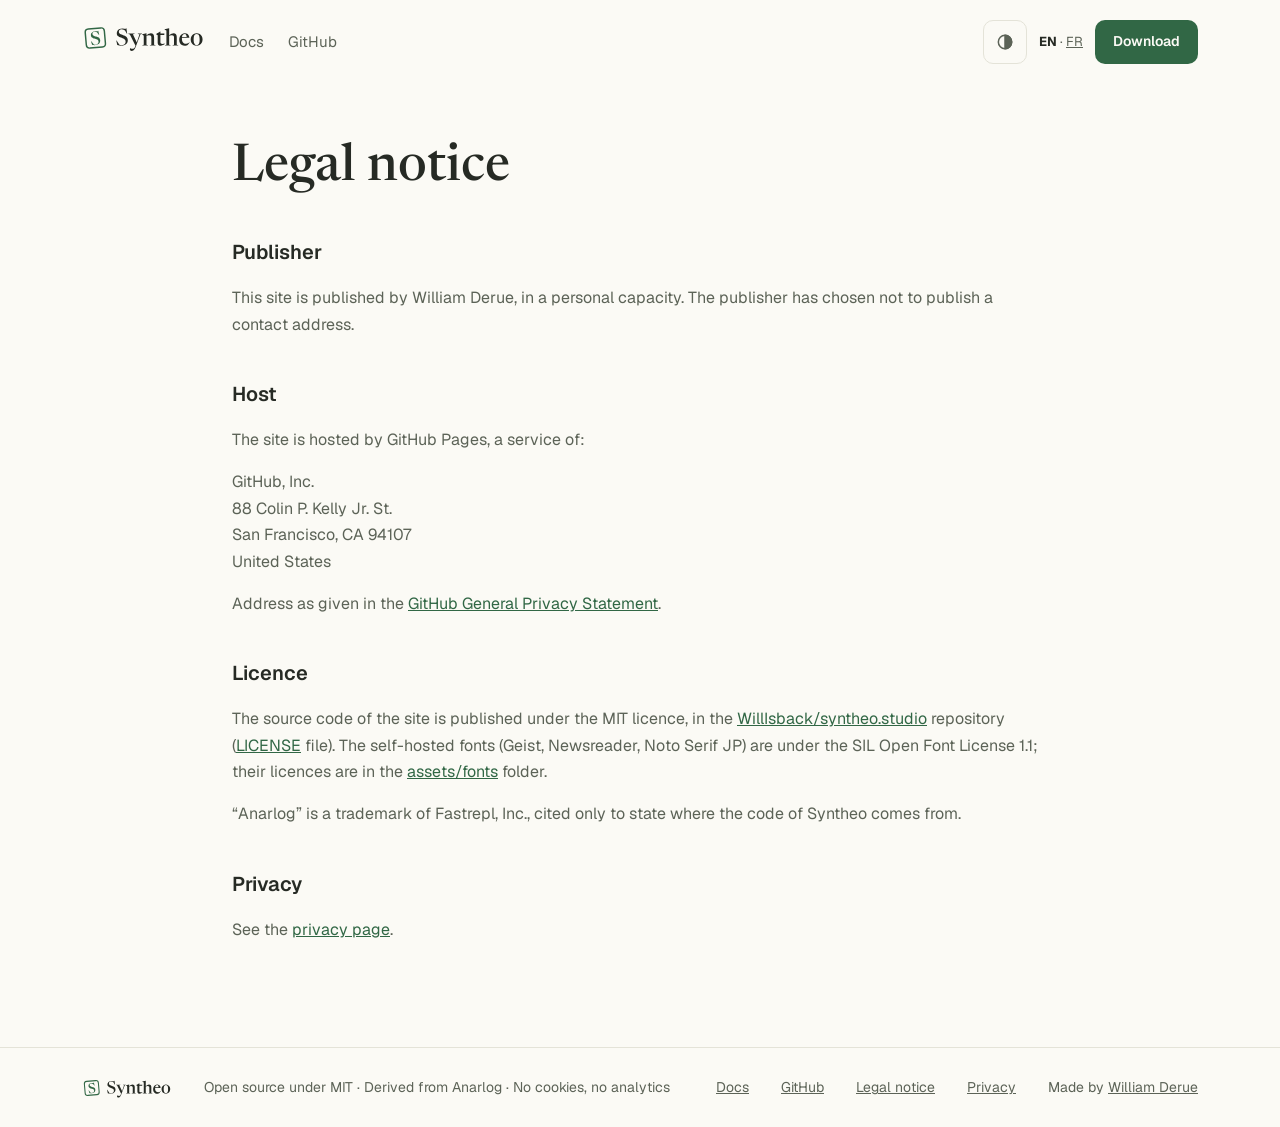
<file: legal/index.html>
<!doctype html>
<html lang="en">
<head>
<meta charset="utf-8">
<meta name="viewport" content="width=device-width, initial-scale=1">
<title>Legal notice · Syntheo</title>
<meta name="description" content="Legal notice of the syntheo.studio site: publisher, host and licence.">
<link rel="canonical" href="https://syntheo.studio/legal/">
<link rel="alternate" hreflang="en" href="https://syntheo.studio/legal/">
<link rel="alternate" hreflang="fr" href="https://syntheo.studio/fr/mentions-legales/">
<link rel="alternate" hreflang="x-default" href="https://syntheo.studio/legal/">
<meta name="theme-color" content="#316745">
<link rel="icon" href="/assets/img/favicon.svg" type="image/svg+xml">
<link rel="stylesheet" href="/assets/fonts/fonts.css">
<link rel="stylesheet" href="/assets/css/site.css?v=5">
<script src="/assets/js/lang.js?v=3"></script>
<script src="/assets/js/theme.js?v=2"></script>
</head>
<body>
<a class="skip" href="#main">Skip to content</a>

<header class="wrap site-header">
  <a class="brand" href="/" aria-label="Syntheo, home">
    <img class="logo-light" src="/assets/img/logo-light.svg" alt="Syntheo" width="123" height="30">
    <img class="logo-dark" src="/assets/img/logo-dark.svg" alt="Syntheo" width="123" height="30">
  </a>
  <nav class="site-nav" aria-label="Main navigation">
    <a href="https://docs.syntheo.studio">Docs</a>
    <a href="https://github.com/WillIsback/Syntheo">GitHub</a>
  </nav>
  <div class="header-actions">
    <button class="theme-toggle" type="button" data-label-auto="Theme: automatic (system). Switch to light" data-label-light="Theme: light. Switch to dark" data-label-dark="Theme: dark. Switch to automatic" aria-label="Theme: automatic (system). Switch to light" title="Theme: automatic (system). Switch to light">
      <svg class="i-auto" viewBox="0 0 24 24" fill="none" stroke="currentColor" stroke-width="1.8" stroke-linecap="round" stroke-linejoin="round" aria-hidden="true"><circle cx="12" cy="12" r="8"/><path d="M12 4a8 8 0 0 1 0 16z" fill="currentColor"/></svg>
      <svg class="i-sun" viewBox="0 0 24 24" fill="none" stroke="currentColor" stroke-width="1.8" stroke-linecap="round" stroke-linejoin="round" aria-hidden="true"><circle cx="12" cy="12" r="4"/><path d="M12 2v2M12 20v2M4.9 4.9l1.4 1.4M17.7 17.7l1.4 1.4M2 12h2M20 12h2M4.9 19.1l1.4-1.4M17.7 6.3l1.4-1.4"/></svg>
      <svg class="i-moon" viewBox="0 0 24 24" fill="none" stroke="currentColor" stroke-width="1.8" stroke-linecap="round" stroke-linejoin="round" aria-hidden="true"><path d="M20 14.5A8 8 0 1 1 9.5 4a6.5 6.5 0 0 0 10.5 10.5z"/></svg>
    </button>
    <span class="lang"><strong aria-current="true">EN</strong> · <a href="/fr/mentions-legales/" hreflang="fr" lang="fr" data-lang="fr">FR</a></span>
    <a class="btn btn-primary btn-sm" href="/#download">Download</a>
  </div>
</header>

<main id="main" class="narrow prose">
<h1>Legal notice</h1>

<h2>Publisher</h2>
<p>This site is published by William Derue, in a personal capacity. The publisher has chosen not to publish a contact address.</p>

<h2>Host</h2>
<p>The site is hosted by GitHub Pages, a service of:</p>
<address>GitHub, Inc.<br>88 Colin P. Kelly Jr. St.<br>San Francisco, CA 94107<br>United States</address>
<p>Address as given in the <a href="https://docs.github.com/en/site-policy/privacy-policies/github-general-privacy-statement">GitHub General Privacy Statement</a>.</p>

<h2>Licence</h2>
<p>The source code of the site is published under the MIT licence, in the <a href="https://github.com/WillIsback/syntheo.studio">WillIsback/syntheo.studio</a> repository (<a href="https://github.com/WillIsback/syntheo.studio/blob/main/LICENSE">LICENSE</a> file). The self-hosted fonts (Geist, Newsreader, Noto Serif JP) are under the SIL Open Font License 1.1; their licences are in the <a href="https://github.com/WillIsback/syntheo.studio/tree/main/assets/fonts">assets/fonts</a> folder.</p>
<p>“Anarlog” is a trademark of Fastrepl, Inc., cited only to state where the code of Syntheo comes from.</p>

<h2>Privacy</h2>
<p>See the <a href="/privacy/">privacy page</a>.</p>
</main>

<footer class="site-footer">
  <div class="wrap">
    <img class="logo-light" src="/assets/img/logo-light.svg" alt="Syntheo" width="90" height="22">
    <img class="logo-dark" src="/assets/img/logo-dark.svg" alt="Syntheo" width="90" height="22">
    <span class="grow">Open source under MIT · Derived from Anarlog · No cookies, no analytics</span>
    <a href="https://docs.syntheo.studio">Docs</a>
    <a href="https://github.com/WillIsback/Syntheo">GitHub</a>
    <a href="/legal/">Legal notice</a>
    <a href="/privacy/">Privacy</a>
    <span>Made by <a href="https://www.willisback.fr/en/About">William Derue</a></span>
  </div>
</footer>
</body>
</html>
</file>
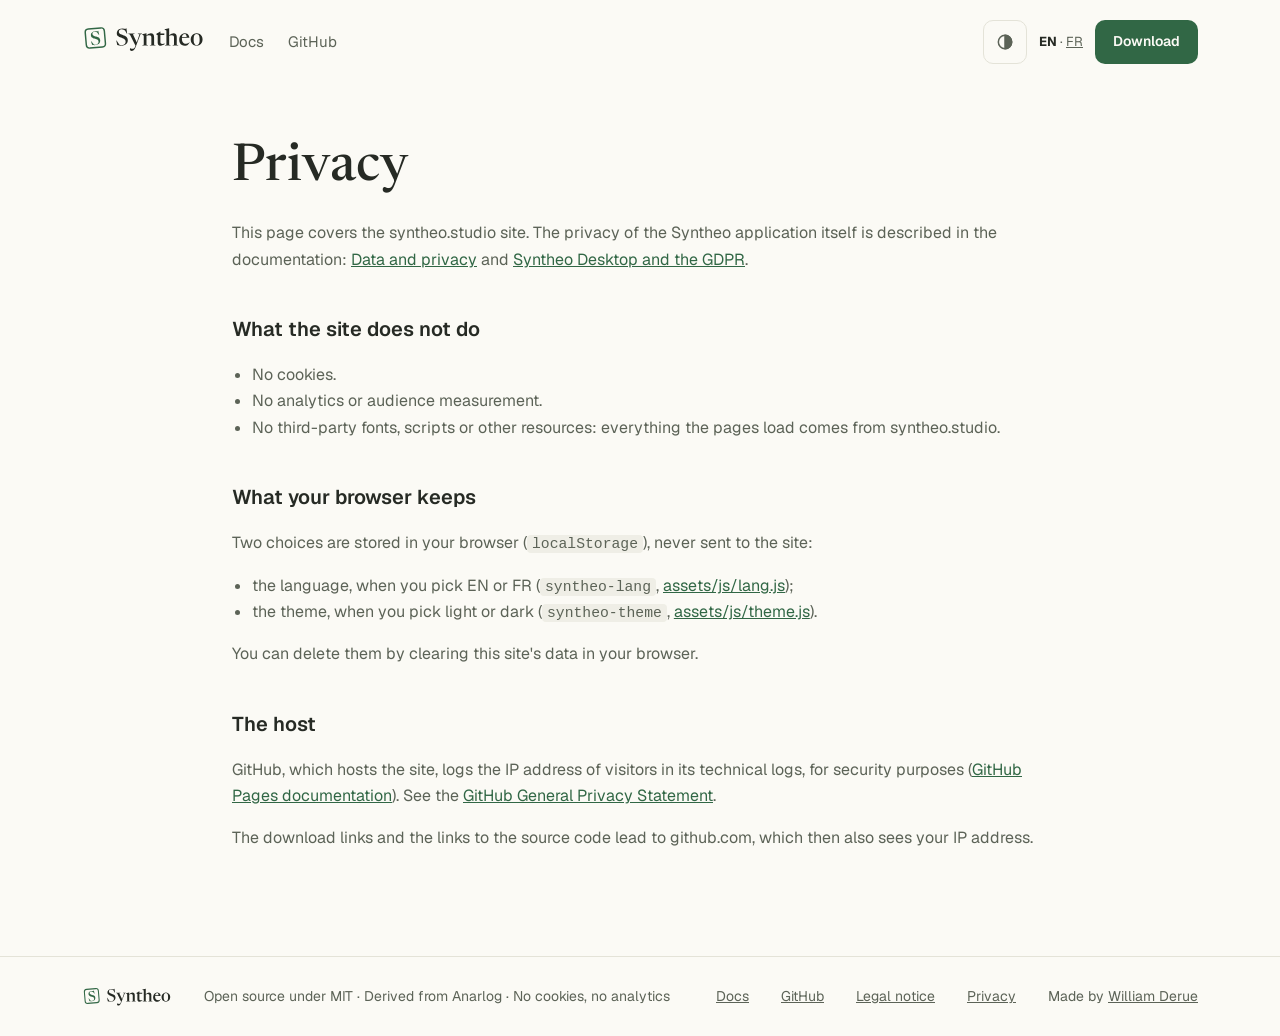
<file: privacy/index.html>
<!doctype html>
<html lang="en">
<head>
<meta charset="utf-8">
<meta name="viewport" content="width=device-width, initial-scale=1">
<title>Privacy · Syntheo</title>
<meta name="description" content="Privacy of the syntheo.studio site: no cookies, no analytics, no third-party resources.">
<link rel="canonical" href="https://syntheo.studio/privacy/">
<link rel="alternate" hreflang="en" href="https://syntheo.studio/privacy/">
<link rel="alternate" hreflang="fr" href="https://syntheo.studio/fr/confidentialite/">
<link rel="alternate" hreflang="x-default" href="https://syntheo.studio/privacy/">
<meta name="theme-color" content="#316745">
<link rel="icon" href="/assets/img/favicon.svg" type="image/svg+xml">
<link rel="stylesheet" href="/assets/fonts/fonts.css">
<link rel="stylesheet" href="/assets/css/site.css?v=5">
<script src="/assets/js/lang.js?v=3"></script>
<script src="/assets/js/theme.js?v=2"></script>
</head>
<body>
<a class="skip" href="#main">Skip to content</a>

<header class="wrap site-header">
  <a class="brand" href="/" aria-label="Syntheo, home">
    <img class="logo-light" src="/assets/img/logo-light.svg" alt="Syntheo" width="123" height="30">
    <img class="logo-dark" src="/assets/img/logo-dark.svg" alt="Syntheo" width="123" height="30">
  </a>
  <nav class="site-nav" aria-label="Main navigation">
    <a href="https://docs.syntheo.studio">Docs</a>
    <a href="https://github.com/WillIsback/Syntheo">GitHub</a>
  </nav>
  <div class="header-actions">
    <button class="theme-toggle" type="button" data-label-auto="Theme: automatic (system). Switch to light" data-label-light="Theme: light. Switch to dark" data-label-dark="Theme: dark. Switch to automatic" aria-label="Theme: automatic (system). Switch to light" title="Theme: automatic (system). Switch to light">
      <svg class="i-auto" viewBox="0 0 24 24" fill="none" stroke="currentColor" stroke-width="1.8" stroke-linecap="round" stroke-linejoin="round" aria-hidden="true"><circle cx="12" cy="12" r="8"/><path d="M12 4a8 8 0 0 1 0 16z" fill="currentColor"/></svg>
      <svg class="i-sun" viewBox="0 0 24 24" fill="none" stroke="currentColor" stroke-width="1.8" stroke-linecap="round" stroke-linejoin="round" aria-hidden="true"><circle cx="12" cy="12" r="4"/><path d="M12 2v2M12 20v2M4.9 4.9l1.4 1.4M17.7 17.7l1.4 1.4M2 12h2M20 12h2M4.9 19.1l1.4-1.4M17.7 6.3l1.4-1.4"/></svg>
      <svg class="i-moon" viewBox="0 0 24 24" fill="none" stroke="currentColor" stroke-width="1.8" stroke-linecap="round" stroke-linejoin="round" aria-hidden="true"><path d="M20 14.5A8 8 0 1 1 9.5 4a6.5 6.5 0 0 0 10.5 10.5z"/></svg>
    </button>
    <span class="lang"><strong aria-current="true">EN</strong> · <a href="/fr/confidentialite/" hreflang="fr" lang="fr" data-lang="fr">FR</a></span>
    <a class="btn btn-primary btn-sm" href="/#download">Download</a>
  </div>
</header>

<main id="main" class="narrow prose">
<h1>Privacy</h1>
<p>This page covers the syntheo.studio site. The privacy of the Syntheo application itself is described in the documentation: <a href="https://docs.syntheo.studio/en/data-and-privacy">Data and privacy</a> and <a href="https://docs.syntheo.studio/en/conformite/rgpd">Syntheo Desktop and the GDPR</a>.</p>

<h2>What the site does not do</h2>
<ul>
  <li>No cookies.</li>
  <li>No analytics or audience measurement.</li>
  <li>No third-party fonts, scripts or other resources: everything the pages load comes from syntheo.studio.</li>
</ul>

<h2>What your browser keeps</h2>
<p>Two choices are stored in your browser (<code>localStorage</code>), never sent to the site:</p>
<ul>
  <li>the language, when you pick EN or FR (<code>syntheo-lang</code>, <a href="https://github.com/WillIsback/syntheo.studio/blob/main/assets/js/lang.js">assets/js/lang.js</a>);</li>
  <li>the theme, when you pick light or dark (<code>syntheo-theme</code>, <a href="https://github.com/WillIsback/syntheo.studio/blob/main/assets/js/theme.js">assets/js/theme.js</a>).</li>
</ul>
<p>You can delete them by clearing this site's data in your browser.</p>

<h2>The host</h2>
<p>GitHub, which hosts the site, logs the IP address of visitors in its technical logs, for security purposes (<a href="https://docs.github.com/en/pages/getting-started-with-github-pages/about-github-pages#data-collection">GitHub Pages documentation</a>). See the <a href="https://docs.github.com/en/site-policy/privacy-policies/github-general-privacy-statement">GitHub General Privacy Statement</a>.</p>
<p>The download links and the links to the source code lead to github.com, which then also sees your IP address.</p>
</main>

<footer class="site-footer">
  <div class="wrap">
    <img class="logo-light" src="/assets/img/logo-light.svg" alt="Syntheo" width="90" height="22">
    <img class="logo-dark" src="/assets/img/logo-dark.svg" alt="Syntheo" width="90" height="22">
    <span class="grow">Open source under MIT · Derived from Anarlog · No cookies, no analytics</span>
    <a href="https://docs.syntheo.studio">Docs</a>
    <a href="https://github.com/WillIsback/Syntheo">GitHub</a>
    <a href="/legal/">Legal notice</a>
    <a href="/privacy/">Privacy</a>
    <span>Made by <a href="https://www.willisback.fr/en/About">William Derue</a></span>
  </div>
</footer>
</body>
</html>
</file>
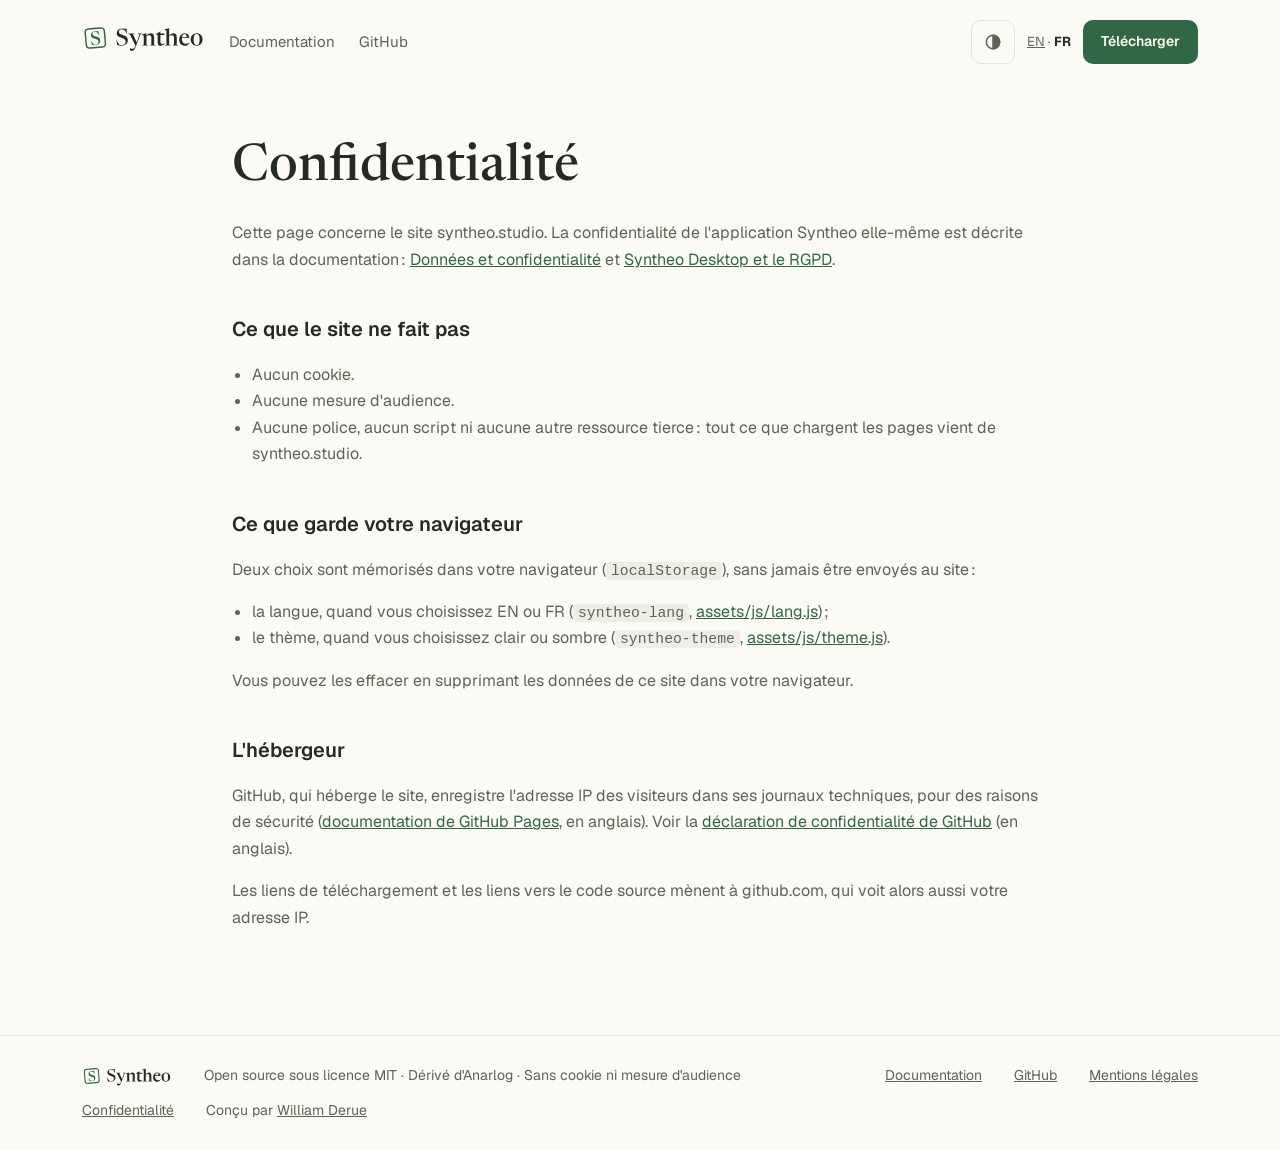
<file: fr/confidentialite/index.html>
<!doctype html>
<html lang="fr">
<head>
<meta charset="utf-8">
<meta name="viewport" content="width=device-width, initial-scale=1">
<title>Confidentialité · Syntheo</title>
<meta name="description" content="Confidentialité du site syntheo.studio : aucun cookie, aucune mesure d'audience, aucune ressource tierce.">
<link rel="canonical" href="https://syntheo.studio/fr/confidentialite/">
<link rel="alternate" hreflang="en" href="https://syntheo.studio/privacy/">
<link rel="alternate" hreflang="fr" href="https://syntheo.studio/fr/confidentialite/">
<link rel="alternate" hreflang="x-default" href="https://syntheo.studio/privacy/">
<meta name="theme-color" content="#316745">
<link rel="icon" href="/assets/img/favicon.svg" type="image/svg+xml">
<link rel="stylesheet" href="/assets/fonts/fonts.css">
<link rel="stylesheet" href="/assets/css/site.css?v=5">
<script src="/assets/js/lang.js?v=3"></script>
<script src="/assets/js/theme.js?v=2"></script>
</head>
<body>
<a class="skip" href="#main">Aller au contenu</a>

<header class="wrap site-header">
  <a class="brand" href="/fr/" aria-label="Syntheo, accueil">
    <img class="logo-light" src="/assets/img/logo-light.svg" alt="Syntheo" width="123" height="30">
    <img class="logo-dark" src="/assets/img/logo-dark.svg" alt="Syntheo" width="123" height="30">
  </a>
  <nav class="site-nav" aria-label="Navigation principale">
    <a href="https://docs.syntheo.studio">Documentation</a>
    <a href="https://github.com/WillIsback/Syntheo">GitHub</a>
  </nav>
  <div class="header-actions">
    <button class="theme-toggle" type="button" data-label-auto="Thème : automatique (système). Passer en clair" data-label-light="Thème : clair. Passer en sombre" data-label-dark="Thème : sombre. Passer en automatique" aria-label="Thème : automatique (système). Passer en clair" title="Thème : automatique (système). Passer en clair">
      <svg class="i-auto" viewBox="0 0 24 24" fill="none" stroke="currentColor" stroke-width="1.8" stroke-linecap="round" stroke-linejoin="round" aria-hidden="true"><circle cx="12" cy="12" r="8"/><path d="M12 4a8 8 0 0 1 0 16z" fill="currentColor"/></svg>
      <svg class="i-sun" viewBox="0 0 24 24" fill="none" stroke="currentColor" stroke-width="1.8" stroke-linecap="round" stroke-linejoin="round" aria-hidden="true"><circle cx="12" cy="12" r="4"/><path d="M12 2v2M12 20v2M4.9 4.9l1.4 1.4M17.7 17.7l1.4 1.4M2 12h2M20 12h2M4.9 19.1l1.4-1.4M17.7 6.3l1.4-1.4"/></svg>
      <svg class="i-moon" viewBox="0 0 24 24" fill="none" stroke="currentColor" stroke-width="1.8" stroke-linecap="round" stroke-linejoin="round" aria-hidden="true"><path d="M20 14.5A8 8 0 1 1 9.5 4a6.5 6.5 0 0 0 10.5 10.5z"/></svg>
    </button>
    <span class="lang"><a href="/privacy/" hreflang="en" lang="en" data-lang="en">EN</a> · <strong aria-current="true">FR</strong></span>
    <a class="btn btn-primary btn-sm" href="/fr/#download">Télécharger</a>
  </div>
</header>

<main id="main" class="narrow prose">
<h1>Confidentialité</h1>
<p>Cette page concerne le site syntheo.studio. La confidentialité de l'application Syntheo elle-même est décrite dans la documentation&#8239;: <a href="https://docs.syntheo.studio/fr/data-and-privacy">Données et confidentialité</a> et <a href="https://docs.syntheo.studio/fr/conformite/rgpd">Syntheo Desktop et le RGPD</a>.</p>

<h2>Ce que le site ne fait pas</h2>
<ul>
  <li>Aucun cookie.</li>
  <li>Aucune mesure d'audience.</li>
  <li>Aucune police, aucun script ni aucune autre ressource tierce&#8239;: tout ce que chargent les pages vient de syntheo.studio.</li>
</ul>

<h2>Ce que garde votre navigateur</h2>
<p>Deux choix sont mémorisés dans votre navigateur (<code>localStorage</code>), sans jamais être envoyés au site&#8239;:</p>
<ul>
  <li>la langue, quand vous choisissez EN ou FR (<code>syntheo-lang</code>, <a href="https://github.com/WillIsback/syntheo.studio/blob/main/assets/js/lang.js">assets/js/lang.js</a>)&#8239;;</li>
  <li>le thème, quand vous choisissez clair ou sombre (<code>syntheo-theme</code>, <a href="https://github.com/WillIsback/syntheo.studio/blob/main/assets/js/theme.js">assets/js/theme.js</a>).</li>
</ul>
<p>Vous pouvez les effacer en supprimant les données de ce site dans votre navigateur.</p>

<h2>L'hébergeur</h2>
<p>GitHub, qui héberge le site, enregistre l'adresse IP des visiteurs dans ses journaux techniques, pour des raisons de sécurité (<a href="https://docs.github.com/en/pages/getting-started-with-github-pages/about-github-pages#data-collection">documentation de GitHub Pages</a>, en anglais). Voir la <a href="https://docs.github.com/en/site-policy/privacy-policies/github-general-privacy-statement">déclaration de confidentialité de GitHub</a> (en anglais).</p>
<p>Les liens de téléchargement et les liens vers le code source mènent à github.com, qui voit alors aussi votre adresse IP.</p>
</main>

<footer class="site-footer">
  <div class="wrap">
    <img class="logo-light" src="/assets/img/logo-light.svg" alt="Syntheo" width="90" height="22">
    <img class="logo-dark" src="/assets/img/logo-dark.svg" alt="Syntheo" width="90" height="22">
    <span class="grow">Open source sous licence MIT · Dérivé d'Anarlog · Sans cookie ni mesure d'audience</span>
    <a href="https://docs.syntheo.studio">Documentation</a>
    <a href="https://github.com/WillIsback/Syntheo">GitHub</a>
    <a href="/fr/mentions-legales/">Mentions légales</a>
    <a href="/fr/confidentialite/">Confidentialité</a>
    <span>Conçu par <a href="https://www.willisback.fr/About">William Derue</a></span>
  </div>
</footer>
</body>
</html>
</file>
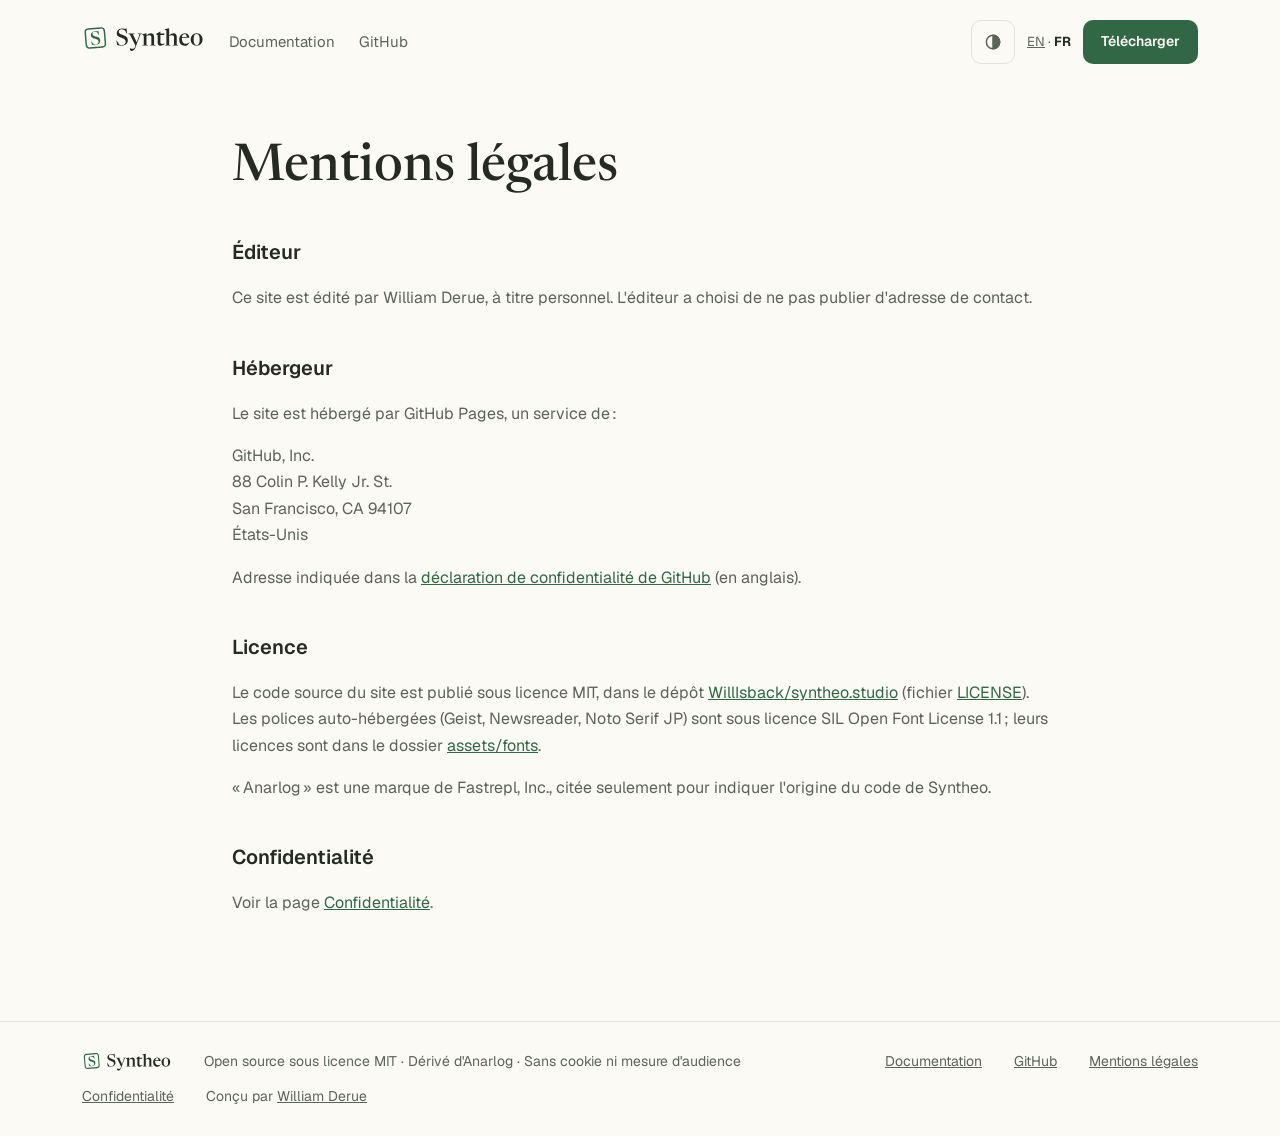
<file: fr/mentions-legales/index.html>
<!doctype html>
<html lang="fr">
<head>
<meta charset="utf-8">
<meta name="viewport" content="width=device-width, initial-scale=1">
<title>Mentions légales · Syntheo</title>
<meta name="description" content="Mentions légales du site syntheo.studio : éditeur, hébergeur et licence.">
<link rel="canonical" href="https://syntheo.studio/fr/mentions-legales/">
<link rel="alternate" hreflang="en" href="https://syntheo.studio/legal/">
<link rel="alternate" hreflang="fr" href="https://syntheo.studio/fr/mentions-legales/">
<link rel="alternate" hreflang="x-default" href="https://syntheo.studio/legal/">
<meta name="theme-color" content="#316745">
<link rel="icon" href="/assets/img/favicon.svg" type="image/svg+xml">
<link rel="stylesheet" href="/assets/fonts/fonts.css">
<link rel="stylesheet" href="/assets/css/site.css?v=5">
<script src="/assets/js/lang.js?v=3"></script>
<script src="/assets/js/theme.js?v=2"></script>
</head>
<body>
<a class="skip" href="#main">Aller au contenu</a>

<header class="wrap site-header">
  <a class="brand" href="/fr/" aria-label="Syntheo, accueil">
    <img class="logo-light" src="/assets/img/logo-light.svg" alt="Syntheo" width="123" height="30">
    <img class="logo-dark" src="/assets/img/logo-dark.svg" alt="Syntheo" width="123" height="30">
  </a>
  <nav class="site-nav" aria-label="Navigation principale">
    <a href="https://docs.syntheo.studio">Documentation</a>
    <a href="https://github.com/WillIsback/Syntheo">GitHub</a>
  </nav>
  <div class="header-actions">
    <button class="theme-toggle" type="button" data-label-auto="Thème : automatique (système). Passer en clair" data-label-light="Thème : clair. Passer en sombre" data-label-dark="Thème : sombre. Passer en automatique" aria-label="Thème : automatique (système). Passer en clair" title="Thème : automatique (système). Passer en clair">
      <svg class="i-auto" viewBox="0 0 24 24" fill="none" stroke="currentColor" stroke-width="1.8" stroke-linecap="round" stroke-linejoin="round" aria-hidden="true"><circle cx="12" cy="12" r="8"/><path d="M12 4a8 8 0 0 1 0 16z" fill="currentColor"/></svg>
      <svg class="i-sun" viewBox="0 0 24 24" fill="none" stroke="currentColor" stroke-width="1.8" stroke-linecap="round" stroke-linejoin="round" aria-hidden="true"><circle cx="12" cy="12" r="4"/><path d="M12 2v2M12 20v2M4.9 4.9l1.4 1.4M17.7 17.7l1.4 1.4M2 12h2M20 12h2M4.9 19.1l1.4-1.4M17.7 6.3l1.4-1.4"/></svg>
      <svg class="i-moon" viewBox="0 0 24 24" fill="none" stroke="currentColor" stroke-width="1.8" stroke-linecap="round" stroke-linejoin="round" aria-hidden="true"><path d="M20 14.5A8 8 0 1 1 9.5 4a6.5 6.5 0 0 0 10.5 10.5z"/></svg>
    </button>
    <span class="lang"><a href="/legal/" hreflang="en" lang="en" data-lang="en">EN</a> · <strong aria-current="true">FR</strong></span>
    <a class="btn btn-primary btn-sm" href="/fr/#download">Télécharger</a>
  </div>
</header>

<main id="main" class="narrow prose">
<h1>Mentions légales</h1>

<h2>Éditeur</h2>
<p>Ce site est édité par William Derue, à titre personnel. L'éditeur a choisi de ne pas publier d'adresse de contact.</p>

<h2>Hébergeur</h2>
<p>Le site est hébergé par GitHub Pages, un service de&#8239;:</p>
<address>GitHub, Inc.<br>88 Colin P. Kelly Jr. St.<br>San Francisco, CA 94107<br>États-Unis</address>
<p>Adresse indiquée dans la <a href="https://docs.github.com/en/site-policy/privacy-policies/github-general-privacy-statement">déclaration de confidentialité de GitHub</a> (en anglais).</p>

<h2>Licence</h2>
<p>Le code source du site est publié sous licence MIT, dans le dépôt <a href="https://github.com/WillIsback/syntheo.studio">WillIsback/syntheo.studio</a> (fichier <a href="https://github.com/WillIsback/syntheo.studio/blob/main/LICENSE">LICENSE</a>). Les polices auto-hébergées (Geist, Newsreader, Noto Serif JP) sont sous licence SIL Open Font License 1.1&#8239;; leurs licences sont dans le dossier <a href="https://github.com/WillIsback/syntheo.studio/tree/main/assets/fonts">assets/fonts</a>.</p>
<p>«&#8239;Anarlog&#8239;» est une marque de Fastrepl, Inc., citée seulement pour indiquer l'origine du code de Syntheo.</p>

<h2>Confidentialité</h2>
<p>Voir la page <a href="/fr/confidentialite/">Confidentialité</a>.</p>
</main>

<footer class="site-footer">
  <div class="wrap">
    <img class="logo-light" src="/assets/img/logo-light.svg" alt="Syntheo" width="90" height="22">
    <img class="logo-dark" src="/assets/img/logo-dark.svg" alt="Syntheo" width="90" height="22">
    <span class="grow">Open source sous licence MIT · Dérivé d'Anarlog · Sans cookie ni mesure d'audience</span>
    <a href="https://docs.syntheo.studio">Documentation</a>
    <a href="https://github.com/WillIsback/Syntheo">GitHub</a>
    <a href="/fr/mentions-legales/">Mentions légales</a>
    <a href="/fr/confidentialite/">Confidentialité</a>
    <span>Conçu par <a href="https://www.willisback.fr/About">William Derue</a></span>
  </div>
</footer>
</body>
</html>
</file>
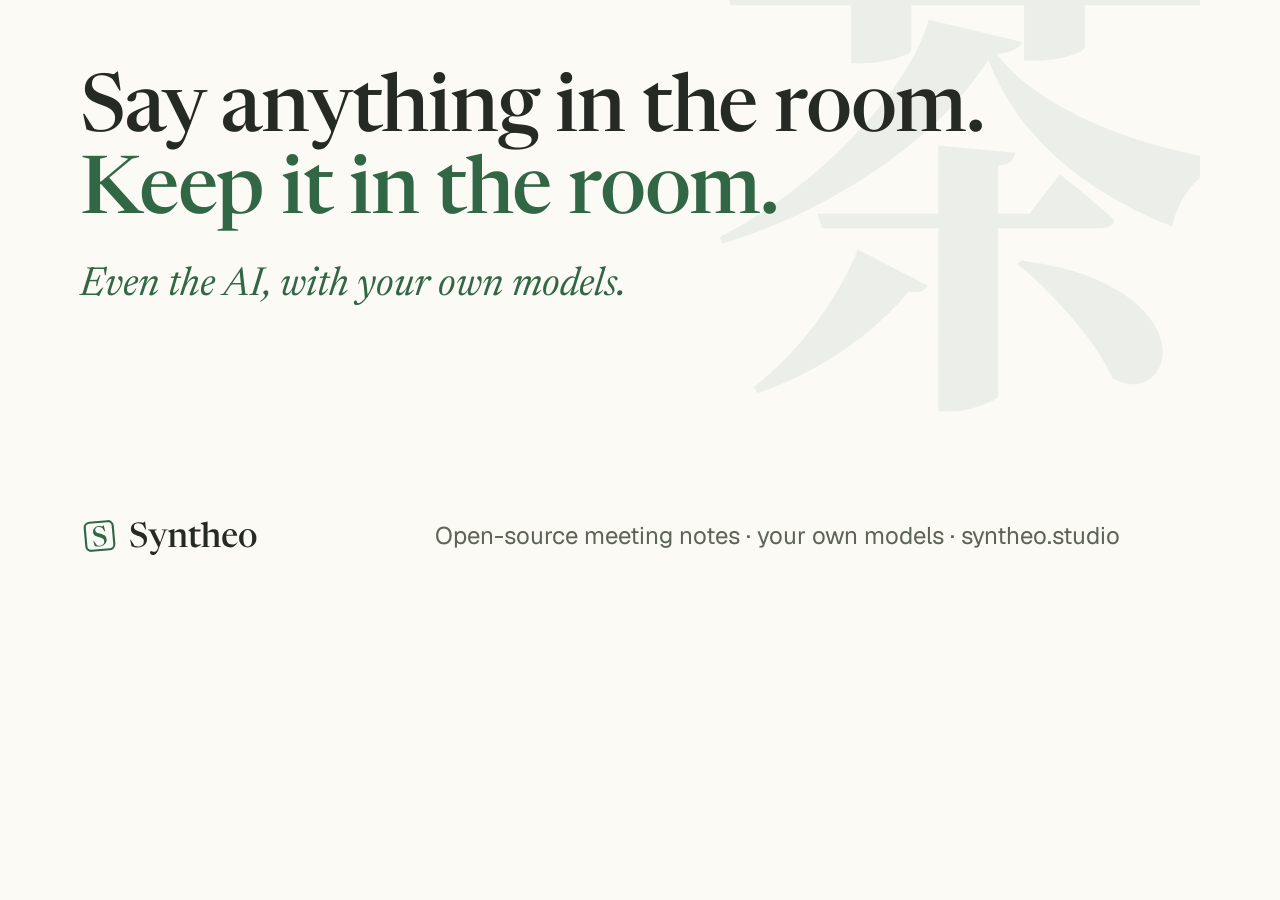
<file: tools/og-card.html>
<!doctype html>
<html lang="en">
<head>
<meta charset="utf-8">
<link rel="stylesheet" href="/assets/fonts/fonts.css">
<link rel="stylesheet" href="/assets/css/site.css">
<style>
  html, body { margin: 0; width: 1200px; height: 630px; overflow: hidden; background: #fbfaf5; color-scheme: light; }
  .card { position: relative; width: 1200px; height: 630px; padding: 72px 80px; display: flex; flex-direction: column; justify-content: space-between; color: #262a24; }
  .wm { position: absolute; right: -30px; top: -70px; font-family: "Syntheo Kanji", serif; font-weight: 700; font-size: 520px; line-height: 1; color: rgba(49,103,69,0.07); }
  h1 { margin: 0; font-family: "Newsreader Variable", serif; font-weight: 500; font-size: 80px; line-height: 1.02; letter-spacing: -0.015em; max-width: 1040px; position: relative; }
  h1 span { color: #316745; }
  .k { font-family: "Newsreader Variable", serif; font-style: italic; font-size: 40px; color: #316745; margin-top: 18px; position: relative; }
  .foot { display: flex; align-items: center; gap: 24px; font-family: "Geist Variable", sans-serif; font-size: 24px; color: #5c6357; position: relative; }
  .foot img { height: 44px; width: auto; }
  .foot .grow { flex-grow: 1; }
</style>
</head>
<body>
<!-- Image d'aperçu : ouvrir /tools/og-card.html (anglais) ou /tools/og-card.html?lang=fr, capture 1200 × 630 vers assets/img/og-en.png ou og-fr.png. -->
<div class="card">
  <div class="wm">茶</div>
  <div>
    <h1 data-fr="Ici, tout peut se dire.&lt;br&gt; &lt;span&gt;Et rester chez vous.&lt;/span&gt;">Say anything in the room.<br> <span>Keep it in the room.</span></h1>
    <div class="k" data-fr="IA comprise, avec vos propres modèles.">Even the AI, with your own models.</div>
  </div>
  <div class="foot">
    <img src="/assets/img/logo-light.svg" alt="Syntheo">
    <span class="grow"></span>
    <span data-fr="Comptes rendus open source · vos propres modèles · syntheo.studio">Open-source meeting notes · your own models · syntheo.studio</span>
  </div>
</div>
<script>
  if (new URLSearchParams(location.search).get("lang") === "fr") {
    document.documentElement.lang = "fr";
    document.querySelectorAll("[data-fr]").forEach(function (el) { el.innerHTML = el.getAttribute("data-fr"); });
  }
</script>
</body>
</html>
</file>
<file: assets/fonts/fonts.css>
/* Polices auto-hébergées (Fontsource, licence OFL) : aucune requête vers un tiers. */

/* geist-latin-ext-wght-normal */
@font-face {
  font-family: 'Geist Variable';
  font-style: normal;
  font-display: swap;
  font-weight: 100 900;
  src: url(./geist-latin-ext-wght-normal.woff2) format('woff2-variations');
  unicode-range: U+0100-02BA,U+02BD-02C5,U+02C7-02CC,U+02CE-02D7,U+02DD-02FF,U+0304,U+0308,U+0329,U+1D00-1DBF,U+1E00-1E9F,U+1EF2-1EFF,U+2020,U+20A0-20AB,U+20AD-20C0,U+2113,U+2C60-2C7F,U+A720-A7FF;
}

/* geist-latin-wght-normal */
@font-face {
  font-family: 'Geist Variable';
  font-style: normal;
  font-display: swap;
  font-weight: 100 900;
  src: url(./geist-latin-wght-normal.woff2) format('woff2-variations');
  unicode-range: U+0000-00FF,U+0131,U+0152-0153,U+02BB-02BC,U+02C6,U+02DA,U+02DC,U+0304,U+0308,U+0329,U+2000-206F,U+20AC,U+2122,U+2191,U+2193,U+2212,U+2215,U+FEFF,U+FFFD;
}

/* newsreader-latin-ext-opsz-normal */
@font-face {
  font-family: 'Newsreader Variable';
  font-style: normal;
  font-display: swap;
  font-weight: 200 800;
  src: url(./newsreader-latin-ext-opsz-normal.woff2) format('woff2-variations');
  unicode-range: U+0100-02BA,U+02BD-02C5,U+02C7-02CC,U+02CE-02D7,U+02DD-02FF,U+0304,U+0308,U+0329,U+1D00-1DBF,U+1E00-1E9F,U+1EF2-1EFF,U+2020,U+20A0-20AB,U+20AD-20C0,U+2113,U+2C60-2C7F,U+A720-A7FF;
}

/* newsreader-latin-opsz-normal */
@font-face {
  font-family: 'Newsreader Variable';
  font-style: normal;
  font-display: swap;
  font-weight: 200 800;
  src: url(./newsreader-latin-opsz-normal.woff2) format('woff2-variations');
  unicode-range: U+0000-00FF,U+0131,U+0152-0153,U+02BB-02BC,U+02C6,U+02DA,U+02DC,U+0304,U+0308,U+0329,U+2000-206F,U+20AC,U+2122,U+2191,U+2193,U+2212,U+2215,U+FEFF,U+FFFD;
}

/* newsreader-latin-ext-opsz-italic */
@font-face {
  font-family: 'Newsreader Variable';
  font-style: italic;
  font-display: swap;
  font-weight: 200 800;
  src: url(./newsreader-latin-ext-opsz-italic.woff2) format('woff2-variations');
  unicode-range: U+0100-02BA,U+02BD-02C5,U+02C7-02CC,U+02CE-02D7,U+02DD-02FF,U+0304,U+0308,U+0329,U+1D00-1DBF,U+1E00-1E9F,U+1EF2-1EFF,U+2020,U+20A0-20AB,U+20AD-20C0,U+2113,U+2C60-2C7F,U+A720-A7FF;
}

/* newsreader-latin-opsz-italic */
@font-face {
  font-family: 'Newsreader Variable';
  font-style: italic;
  font-display: swap;
  font-weight: 200 800;
  src: url(./newsreader-latin-opsz-italic.woff2) format('woff2-variations');
  unicode-range: U+0000-00FF,U+0131,U+0152-0153,U+02BB-02BC,U+02C6,U+02DA,U+02DC,U+0304,U+0308,U+0329,U+2000-206F,U+20AC,U+2122,U+2191,U+2193,U+2212,U+2215,U+FEFF,U+FFFD;
}

/* kanji d'ornement, sous-ensemble : 茶備聴結記会期一 */
@font-face {
  font-family: 'Syntheo Kanji';
  font-style: normal;
  font-display: swap;
  font-weight: 700;
  src: url(./noto-serif-jp-kanji-700.woff2) format('woff2');
  unicode-range: U+4E00-9FFF;
}
</file>
<file: assets/css/site.css>
/* Syntheo · 緑茶 Thé vert — jetons repris de packages/design-system (dépôt Syntheo). */
:root {
  --background: #fbfaf5;
  --foreground: #262a24;
  --card: #fffefa;
  --muted: #efeee6;
  --muted-foreground: #5c6357;
  --faint: #8f968a;
  --border: #e4e3d8;
  --primary: #316745;
  --primary-hover: #25553a;
  --primary-foreground: #fbfaf5;
  --recording: #c53d43;
  --watermark: rgba(49, 103, 69, 0.06);
  --shadow-capsule: 0 8px 28px rgba(38, 42, 36, 0.18);
  --serif: "Newsreader Variable", Georgia, "Times New Roman", serif;
  --sans: "Geist Variable", system-ui, -apple-system, "Segoe UI", sans-serif;
  --kanji: "Syntheo Kanji", "Hiragino Mincho ProN", "Yu Mincho", serif;
  color-scheme: light dark;
}

:root[data-theme="dark"] {
  --background: #1b1e1a;
  --foreground: #ece9df;
  --card: #232821;
  --muted: #2c322a;
  --muted-foreground: #a7ad9f;
  --faint: #7b8274;
  --border: #343a32;
  --primary: #7dbf95;
  --primary-hover: #97ceaa;
  --primary-foreground: #13251a;
  --recording: #e5675f;
  --watermark: rgba(125, 191, 149, 0.07);
  --shadow-capsule: 0 8px 28px rgba(0, 0, 0, 0.5);
  color-scheme: dark;
}

@media (prefers-color-scheme: dark) {
  :root:not([data-theme="light"]) {
    --background: #1b1e1a;
    --foreground: #ece9df;
    --card: #232821;
    --muted: #2c322a;
    --muted-foreground: #a7ad9f;
    --faint: #7b8274;
    --border: #343a32;
    --primary: #7dbf95;
    --primary-hover: #97ceaa;
    --primary-foreground: #13251a;
    --recording: #e5675f;
    --watermark: rgba(125, 191, 149, 0.07);
    --shadow-capsule: 0 8px 28px rgba(0, 0, 0, 0.5);
    color-scheme: dark;
  }
}

:root[data-theme="light"] { color-scheme: light; }

*, *::before, *::after { box-sizing: border-box; }

html { scroll-behavior: smooth; }
@media (prefers-reduced-motion: reduce) { html { scroll-behavior: auto; } }

body {
  margin: 0;
  background: var(--background);
  color: var(--foreground);
  font-family: var(--sans);
  font-size: 16px;
  line-height: 1.65;
  -webkit-font-smoothing: antialiased;
}

a { color: var(--primary); }
a:hover { color: var(--primary-hover); }
a:focus-visible, button:focus-visible { outline: 2px solid var(--primary); outline-offset: 3px; border-radius: 6px; }

img { max-width: 100%; height: auto; }

.skip { position: absolute; left: -9999px; top: 8px; }
.skip:focus { left: 16px; z-index: 10; background: var(--card); padding: 8px 12px; }

.wrap { max-width: 1180px; margin: 0 auto; padding-inline: 32px; }
.narrow { max-width: 880px; margin: 0 auto; padding-inline: 32px; }
@media (max-width: 640px) { .wrap, .narrow { padding-inline: 16px; } }

.serif { font-family: var(--serif); font-weight: 500; }
.kanji { font-family: var(--kanji); font-weight: 700; }
.muted { color: var(--muted-foreground); }
.label { font-size: 11px; font-weight: 600; letter-spacing: 0.08em; text-transform: uppercase; color: var(--muted-foreground); }
.green { color: var(--primary); }

/* Logo clair / sombre */
img.logo-dark, img.when-dark { display: none; }
:root[data-theme="dark"] img.logo-light, :root[data-theme="dark"] img.when-light { display: none; }
:root[data-theme="dark"] img.logo-dark, :root[data-theme="dark"] img.when-dark { display: block; }
@media (prefers-color-scheme: dark) {
  :root:not([data-theme="light"]) img.logo-light, :root:not([data-theme="light"]) img.when-light { display: none; }
  :root:not([data-theme="light"]) img.logo-dark, :root:not([data-theme="light"]) img.when-dark { display: block; }
}

/* Sélecteur de thème : automatique, clair, sombre */
.theme-toggle { display: inline-flex; align-items: center; justify-content: center; width: 44px; height: 44px; border: 1px solid var(--border); border-radius: 10px; background: transparent; color: var(--muted-foreground); cursor: pointer; }
.theme-toggle:hover { color: var(--foreground); background: var(--muted); }
.theme-toggle svg { width: 20px; height: 20px; }
.theme-toggle .i-sun, .theme-toggle .i-moon { display: none; }
:root[data-theme="light"] .theme-toggle .i-auto, :root[data-theme="dark"] .theme-toggle .i-auto { display: none; }
:root[data-theme="light"] .theme-toggle .i-sun { display: block; }
:root[data-theme="dark"] .theme-toggle .i-moon { display: block; }

/* En-tête */
.site-header { display: flex; flex-wrap: wrap; align-items: center; gap: 16px 24px; padding-block: 20px; }
.site-header .brand img { height: 30px; width: auto; }
.site-nav { display: flex; flex-wrap: wrap; gap: 8px 24px; flex-grow: 1; font-size: 15px; }
.site-nav a { color: var(--muted-foreground); text-decoration: none; }
.site-nav a:hover { color: var(--foreground); }
.header-actions { display: flex; align-items: center; gap: 12px; }
.lang { font-size: 13px; color: var(--muted-foreground); }
.lang a { color: var(--muted-foreground); }
.lang strong { color: var(--foreground); }

/* Boutons */
.btn { display: inline-flex; align-items: center; justify-content: center; min-height: 48px; padding: 12px 24px; border-radius: 16px; font-weight: 600; font-size: 15px; text-decoration: none; }
.btn-sm { min-height: 44px; padding: 10px 18px; border-radius: 10px; font-size: 14px; }
.btn-primary { background: var(--primary); color: var(--primary-foreground); }
.btn-primary:hover { background: var(--primary-hover); color: var(--primary-foreground); }
.btn-secondary { background: var(--muted); color: var(--foreground); }
.btn-secondary:hover { color: var(--foreground); filter: brightness(0.97); }
.actions { display: flex; flex-wrap: wrap; gap: 12px; justify-content: center; }

/* Haut de page */
.hero { text-align: center; display: flex; flex-direction: column; align-items: center; gap: 22px; padding-block: 72px 40px; }
.pill { font-size: 11px; font-weight: 600; letter-spacing: 0.08em; text-transform: uppercase; color: var(--muted-foreground); border: 1px solid var(--border); border-radius: 999px; padding: 6px 14px; }
.hero h1 { margin: 0; font-family: var(--serif); font-weight: 500; font-size: clamp(40px, 6vw, 68px); line-height: 1.04; letter-spacing: -0.015em; text-wrap: balance; }
.hero .kicker { margin: 0; font-family: var(--serif); font-style: italic; font-size: clamp(22px, 2.6vw, 28px); color: var(--primary); }
.hero .lead { margin: 0; max-width: 640px; font-size: 19px; color: var(--muted-foreground); }
.hero .prereq { margin: 0; font-size: 13px; color: var(--muted-foreground); }

/* Aperçu du produit */
.preview { padding-block: 16px 80px; }
.window { background: var(--card); border: 1px solid var(--border); border-radius: 16px; overflow: hidden; position: relative; }
.window-bar { display: flex; align-items: center; gap: 8px; padding: 12px 16px; border-bottom: 1px solid var(--border); font-size: 13px; color: var(--muted-foreground); }
.window-bar .dot { width: 10px; height: 10px; border-radius: 50%; background: var(--border); }
.window-bar .title { margin-left: 12px; }
.window-body { display: flex; flex-wrap: wrap; gap: 40px; padding: 40px 48px 120px; }
@media (max-width: 640px) { .window-body { padding: 24px 20px 120px; } }
.note { flex: 999 1 520px; min-width: 0; }
.note .meta { font-size: 13px; color: var(--muted-foreground); }
.note h2 { margin: 8px 0 20px; font-family: var(--serif); font-weight: 500; font-size: clamp(26px, 3vw, 36px); line-height: 1.1; }
.note h3 { margin: 0 0 8px; font-family: var(--serif); font-weight: 500; font-size: 22px; }
.note ul { margin: 0 0 20px; padding-left: 20px; }
.legend { display: flex; flex-wrap: wrap; gap: 8px 18px; font-size: 13px; color: var(--muted-foreground); margin-bottom: 18px; }
.legend .sw { display: inline-block; width: 10px; height: 10px; border-radius: 2px; margin-right: 6px; vertical-align: middle; }
.sw-notes { background: var(--primary); }
.sw-ai { background: var(--foreground); }
.margin-transcript { flex: 1 1 260px; min-width: 0; border-left: 1px solid var(--border); padding-left: 24px; font-size: 14px; color: var(--muted-foreground); display: flex; flex-direction: column; gap: 14px; }
.margin-transcript p { margin: 0; }
.margin-transcript strong { display: block; color: var(--foreground); }
.capsule { position: absolute; left: 50%; bottom: 28px; transform: translateX(-50%); display: flex; align-items: center; gap: 6px; background: var(--primary); color: var(--primary-foreground); border-radius: 999px; padding: 8px 10px; box-shadow: var(--shadow-capsule); font-size: 14px; font-weight: 600; white-space: nowrap; }
.capsule span { padding: 6px 12px; opacity: 0.75; }
.capsule .on { background: var(--primary-foreground); color: var(--primary); border-radius: 999px; opacity: 1; }
.capsule .kanji { font-size: 11px; margin-right: 6px; }
.caption { margin: 10px 0 0; text-align: center; font-size: 12px; color: var(--faint); }

/* Sections */
.section { padding-block: 80px; }
.section-title { margin: 0 0 16px; font-family: var(--serif); font-weight: 500; font-size: clamp(30px, 3.6vw, 44px); line-height: 1.1; text-wrap: balance; }
.center { text-align: center; }
.intro { margin: 0 auto 40px; max-width: 660px; color: var(--muted-foreground); font-size: 17px; }
.grid-3 { display: grid; grid-template-columns: repeat(3, minmax(0, 1fr)); gap: 40px; }
.grid-4 { display: grid; grid-template-columns: repeat(4, minmax(0, 1fr)); gap: 24px; }
@media (max-width: 900px) { .grid-3, .grid-4 { grid-template-columns: repeat(2, minmax(0, 1fr)); } }
@media (max-width: 600px) { .grid-3, .grid-4 { grid-template-columns: minmax(0, 1fr); } }
.item { border-top: 1px solid var(--border); padding-top: 20px; }
.item h3 { margin: 8px 0 6px; font-size: 18px; font-weight: 600; }
.item p { margin: 0; color: var(--muted-foreground); }
.item .kanji { font-size: 30px; color: var(--primary); line-height: 1.2; }

/* Histoire du thé */
.tea { position: relative; overflow: hidden; border-block: 1px solid var(--border); }
.tea .watermark { position: absolute; right: -40px; top: -60px; font-size: 380px; line-height: 1; color: var(--watermark); pointer-events: none; }
.tea .wrap { position: relative; }
.tea .section-title { max-width: 780px; margin-top: 10px; }
.tea .intro { margin-left: 0; }
.seal { font-family: var(--kanji); font-weight: 700; color: var(--recording); }

/* Modèles */
.models { background: var(--muted); }
.models .wrap { display: flex; flex-wrap: wrap; gap: 48px; align-items: center; }
.models .text { flex: 1 1 420px; min-width: 0; }
.models .text p { color: var(--muted-foreground); font-size: 17px; }
.chips { flex: 1 1 420px; min-width: 0; display: flex; flex-wrap: wrap; gap: 10px; margin: 0; padding: 0; list-style: none; }
.chips li { background: var(--card); border: 1px solid var(--border); border-radius: 10px; padding: 10px 16px; font-weight: 500; }

/* Téléchargement */
.download { text-align: center; display: flex; flex-direction: column; align-items: center; gap: 18px; padding-block: 48px 96px; }

/* Pied de page */
.site-footer { border-top: 1px solid var(--border); }
.site-footer .wrap { display: flex; flex-wrap: wrap; gap: 12px 32px; align-items: center; padding-block: 28px; font-size: 14px; color: var(--muted-foreground); }
.site-footer img { height: 22px; width: auto; }
.site-footer .grow { flex-grow: 1; }
.site-footer a { color: var(--muted-foreground); }

/* Captures de l'application */
.shot { margin: 0; border: 1px solid var(--border); border-radius: 16px; overflow: hidden; background: var(--card); box-shadow: 0 24px 60px rgba(38, 42, 36, 0.10); }
.shot img { display: block; width: 100%; height: auto; }
.shot img.when-dark { display: none; }
.shots-2 { display: grid; grid-template-columns: repeat(2, minmax(0, 1fr)); gap: 32px; align-items: start; }
.shots-2 figure { margin: 0; }
@media (max-width: 800px) { .shots-2 { grid-template-columns: minmax(0, 1fr); } }

/* Deux publics, RGPD */
.grid-2 { display: grid; grid-template-columns: repeat(2, minmax(0, 1fr)); gap: 40px; }
@media (max-width: 760px) { .grid-2 { grid-template-columns: minmax(0, 1fr); } }
.points { margin: 0 0 14px; padding-left: 20px; color: var(--muted-foreground); }
.points li + li { margin-top: 8px; }
.item p + p { margin-top: 10px; }
code { font-size: 0.92em; overflow-wrap: anywhere; background: var(--muted); border-radius: 4px; padding: 1px 5px; }
.note-box { margin-top: 48px; background: var(--card); border: 1px solid var(--border); border-radius: 16px; padding: 24px 28px; }
.note-box h3 { margin: 0 0 8px; font-size: 18px; font-weight: 600; }
.note-box p { margin: 0; color: var(--muted-foreground); }
.note-box p + p { margin-top: 10px; }
@media (max-width: 640px) { .note-box { padding: 20px; } }

/* Pages de texte (mentions légales, confidentialité) */
.prose { padding-block: 56px 88px; }
.prose h1 { margin: 0 0 24px; font-family: var(--serif); font-weight: 500; font-size: clamp(34px, 4.6vw, 52px); line-height: 1.08; text-wrap: balance; }
.prose h2 { margin: 40px 0 10px; font-size: 20px; font-weight: 600; }
.prose p, .prose li { color: var(--muted-foreground); }
.prose ul { padding-left: 20px; }
.prose address { font-style: normal; color: var(--muted-foreground); }

/* Comparatif */
.sprite { position: absolute; width: 0; height: 0; overflow: hidden; }
.compare-scroll { max-width: 940px; margin: 0 auto; overflow-x: auto; background: var(--card); border: 1px solid var(--border); border-radius: 16px; }
.compare { width: 100%; border-collapse: collapse; font-size: 15px; }
.compare th, .compare td { padding: 13px 14px; border-bottom: 1px solid var(--border); text-align: center; vertical-align: middle; }
.compare tbody tr:last-child > * { border-bottom: 0; }
.compare thead th { font-size: 13px; font-weight: 600; color: var(--muted-foreground); white-space: nowrap; }
.compare th[scope="row"] { text-align: left; font-weight: 500; padding-left: 24px; }
.compare .us { background: var(--watermark); }
.compare thead .us { color: var(--primary); }
.mark { display: inline-block; width: 20px; height: 20px; vertical-align: middle; }
.mark-yes { color: var(--primary); }
.mark-no { color: var(--recording); }
.mark-part { color: var(--muted-foreground); }
.compare-legend { margin: 16px 0 0; text-align: center; font-size: 13px; color: var(--muted-foreground); }
.compare-legend .mark { width: 16px; height: 16px; margin-top: -2px; }
.compare-legend span { margin-inline: 8px; }
.compare-note { max-width: 660px; margin: 12px auto 0; text-align: center; font-size: 14px; color: var(--muted-foreground); }
@media (max-width: 640px) {
  .compare { font-size: 13.5px; }
  .compare th, .compare td { padding: 10px 5px; }
  .compare th[scope="row"] { padding-left: 14px; padding-right: 8px; line-height: 1.35; }
  .compare thead th { vertical-align: bottom; padding-block: 14px 10px; }
  .compare thead th span { display: inline-block; writing-mode: vertical-rl; transform: rotate(180deg); }
  .mark { width: 18px; height: 18px; }
}
</file>
